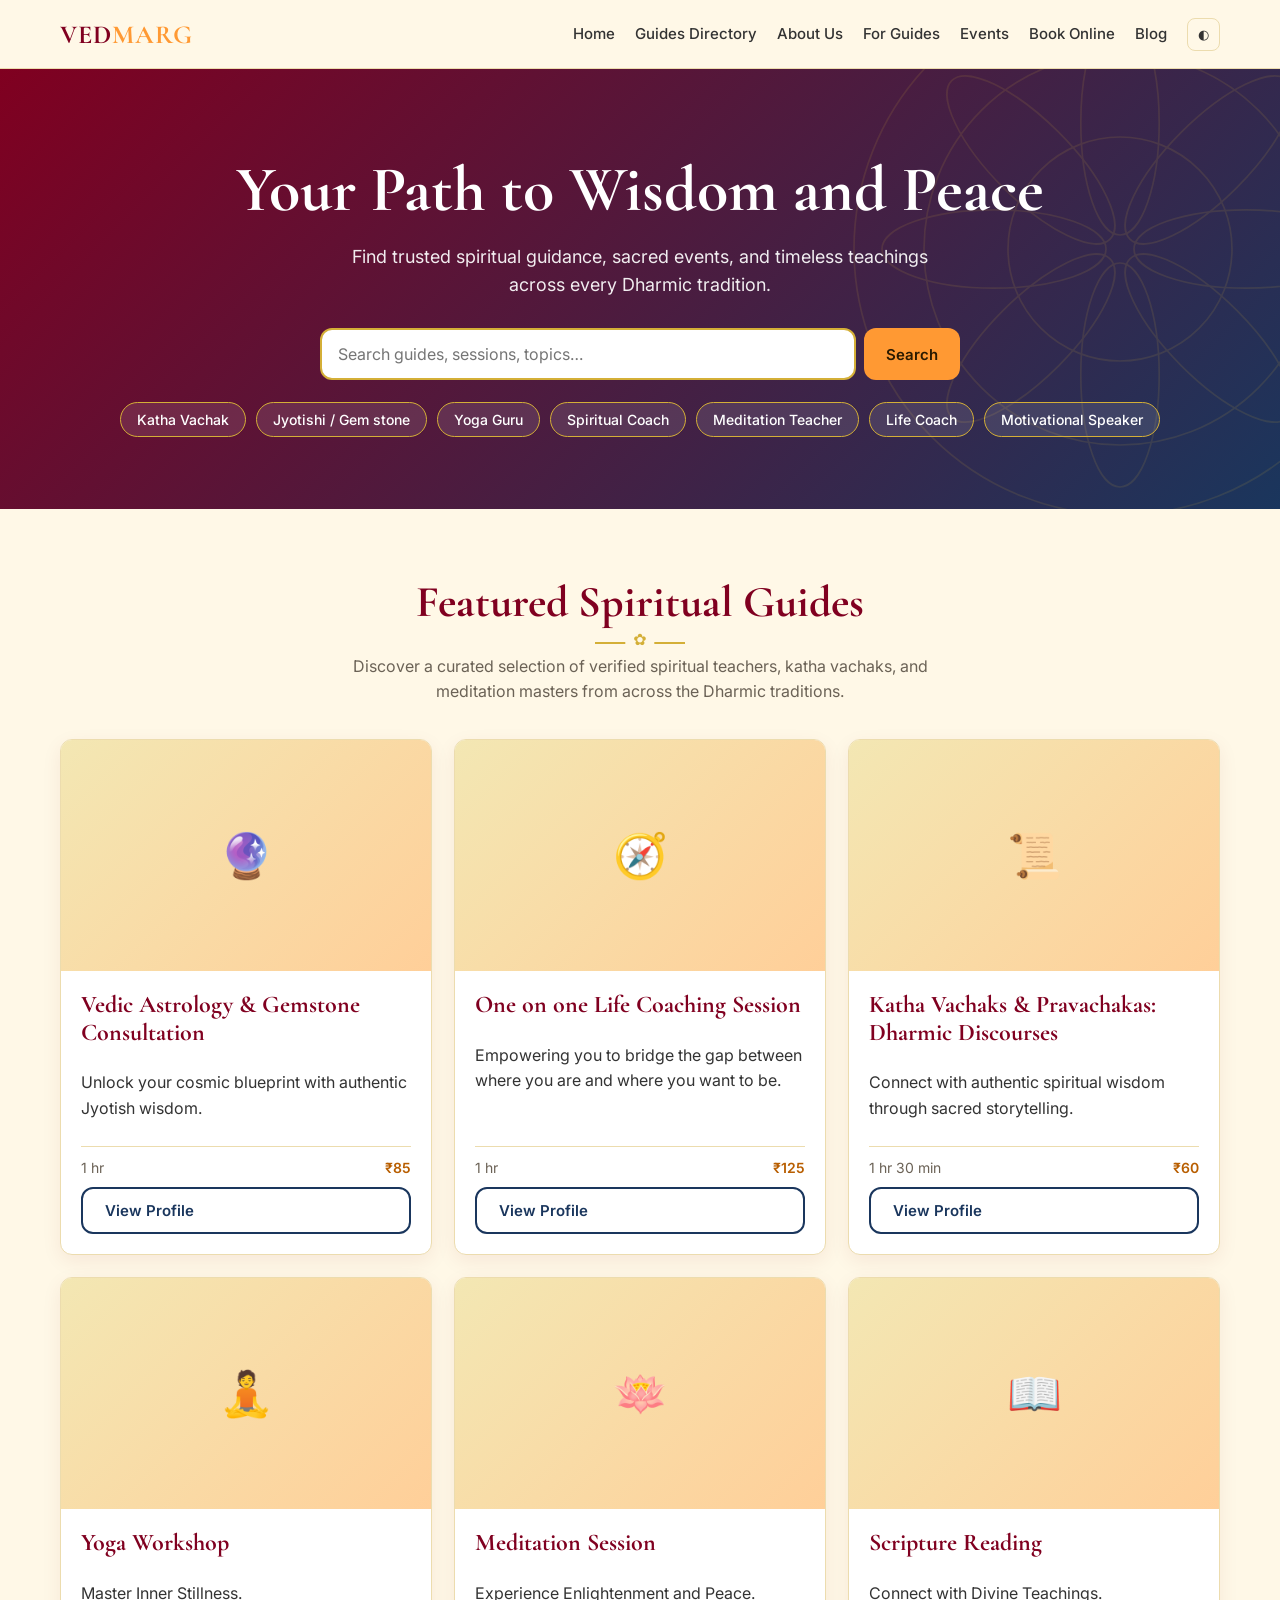
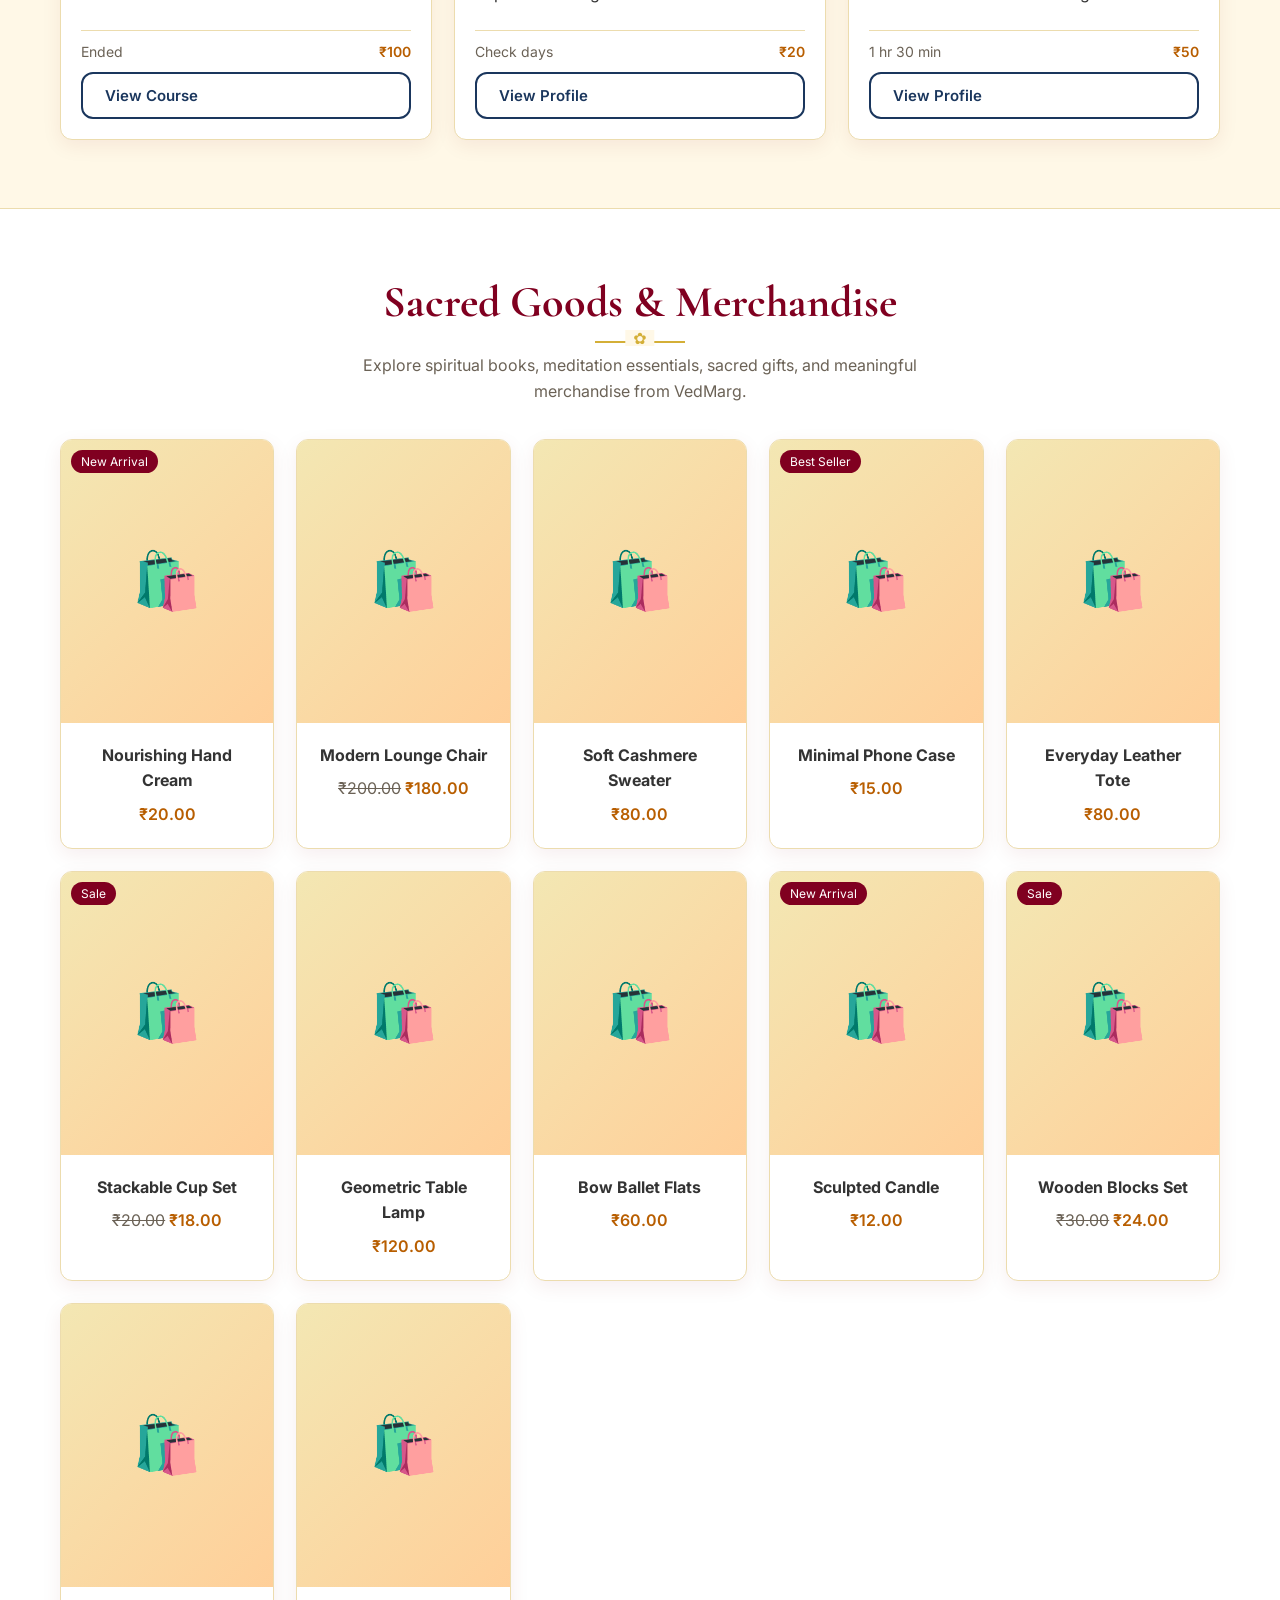
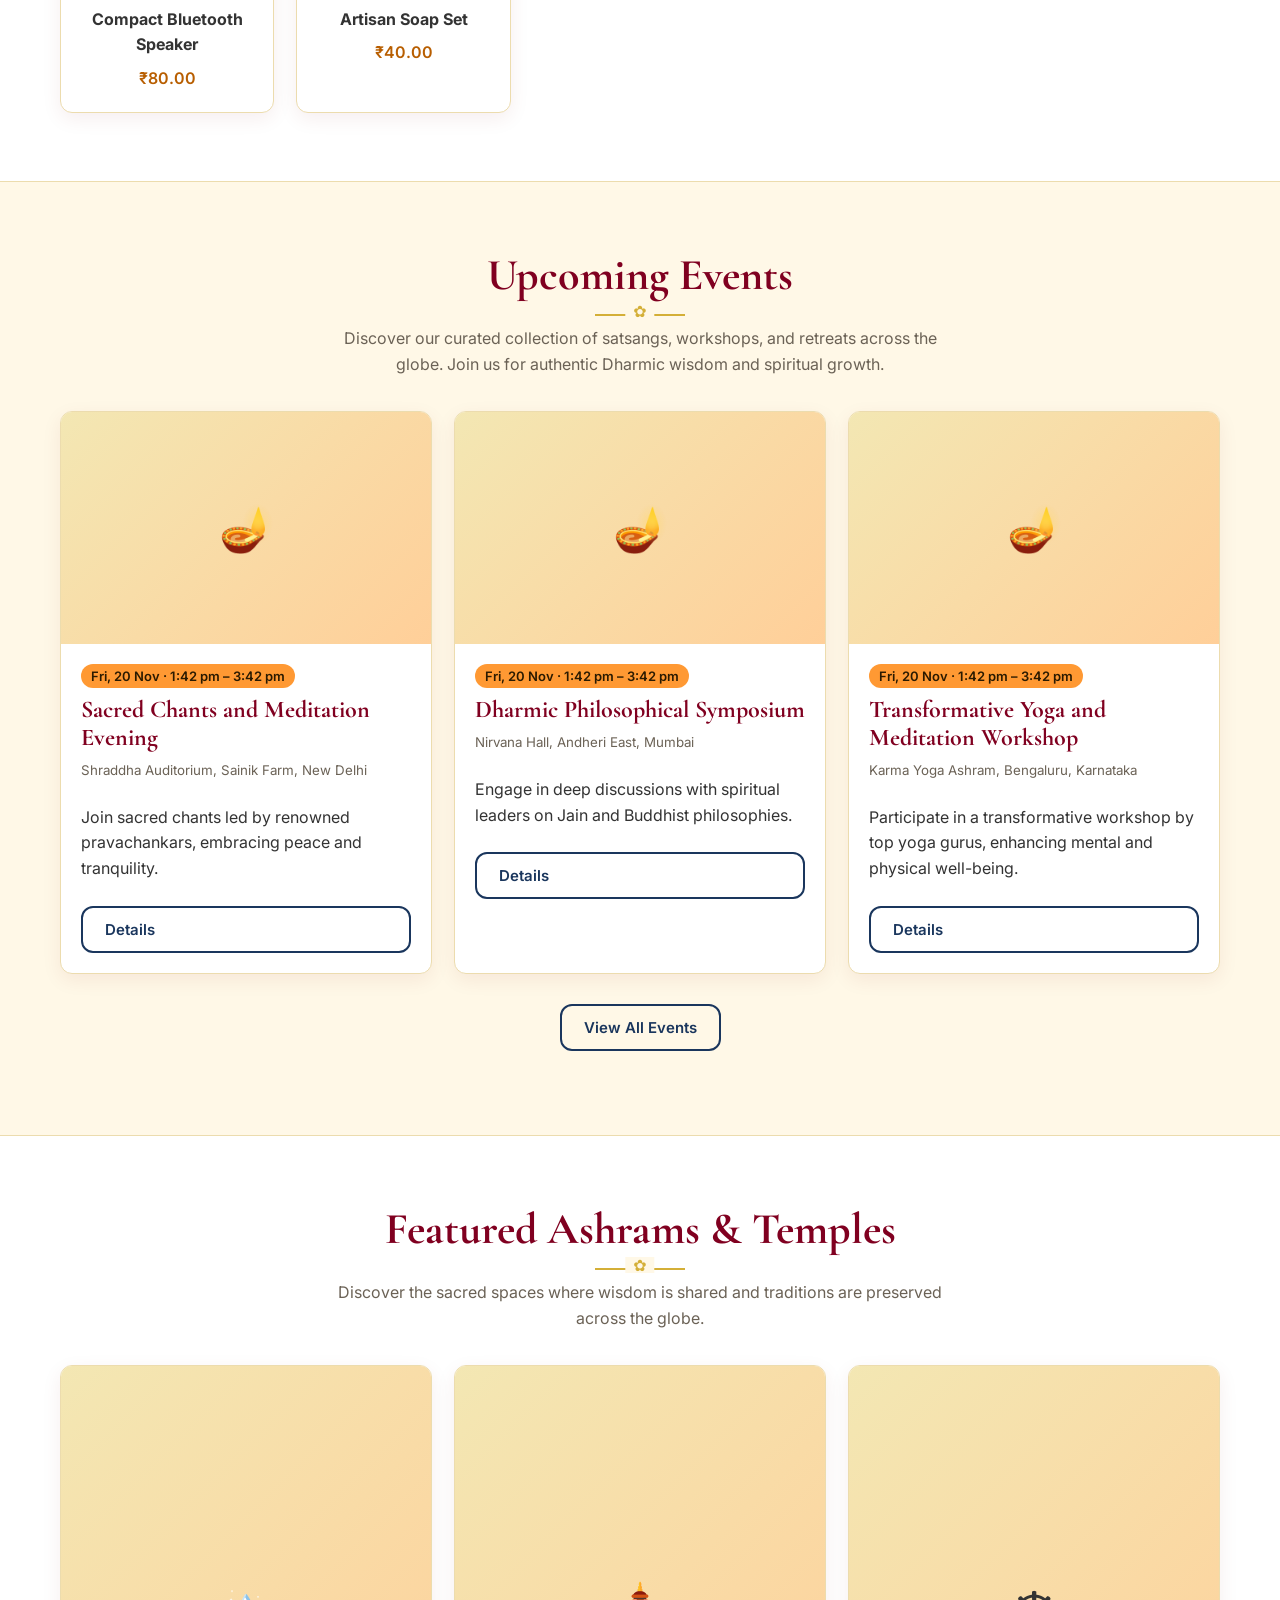
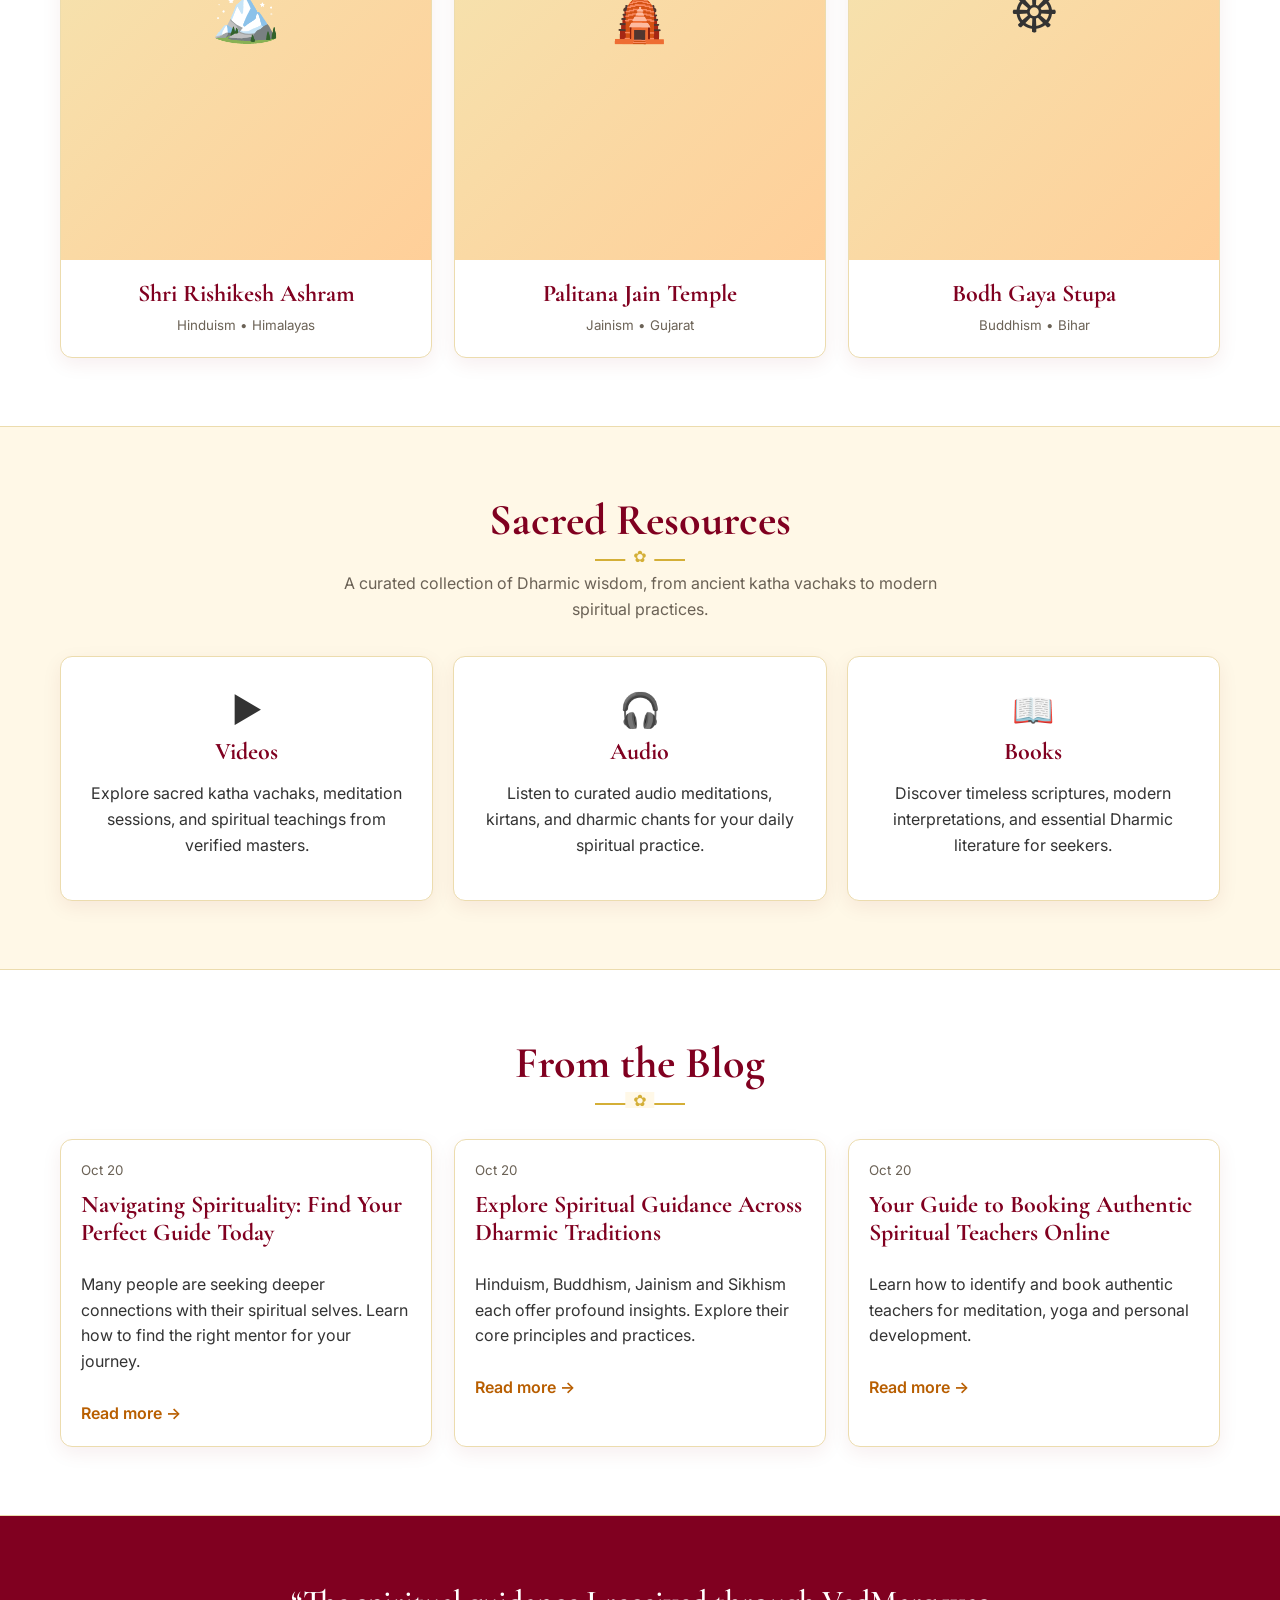
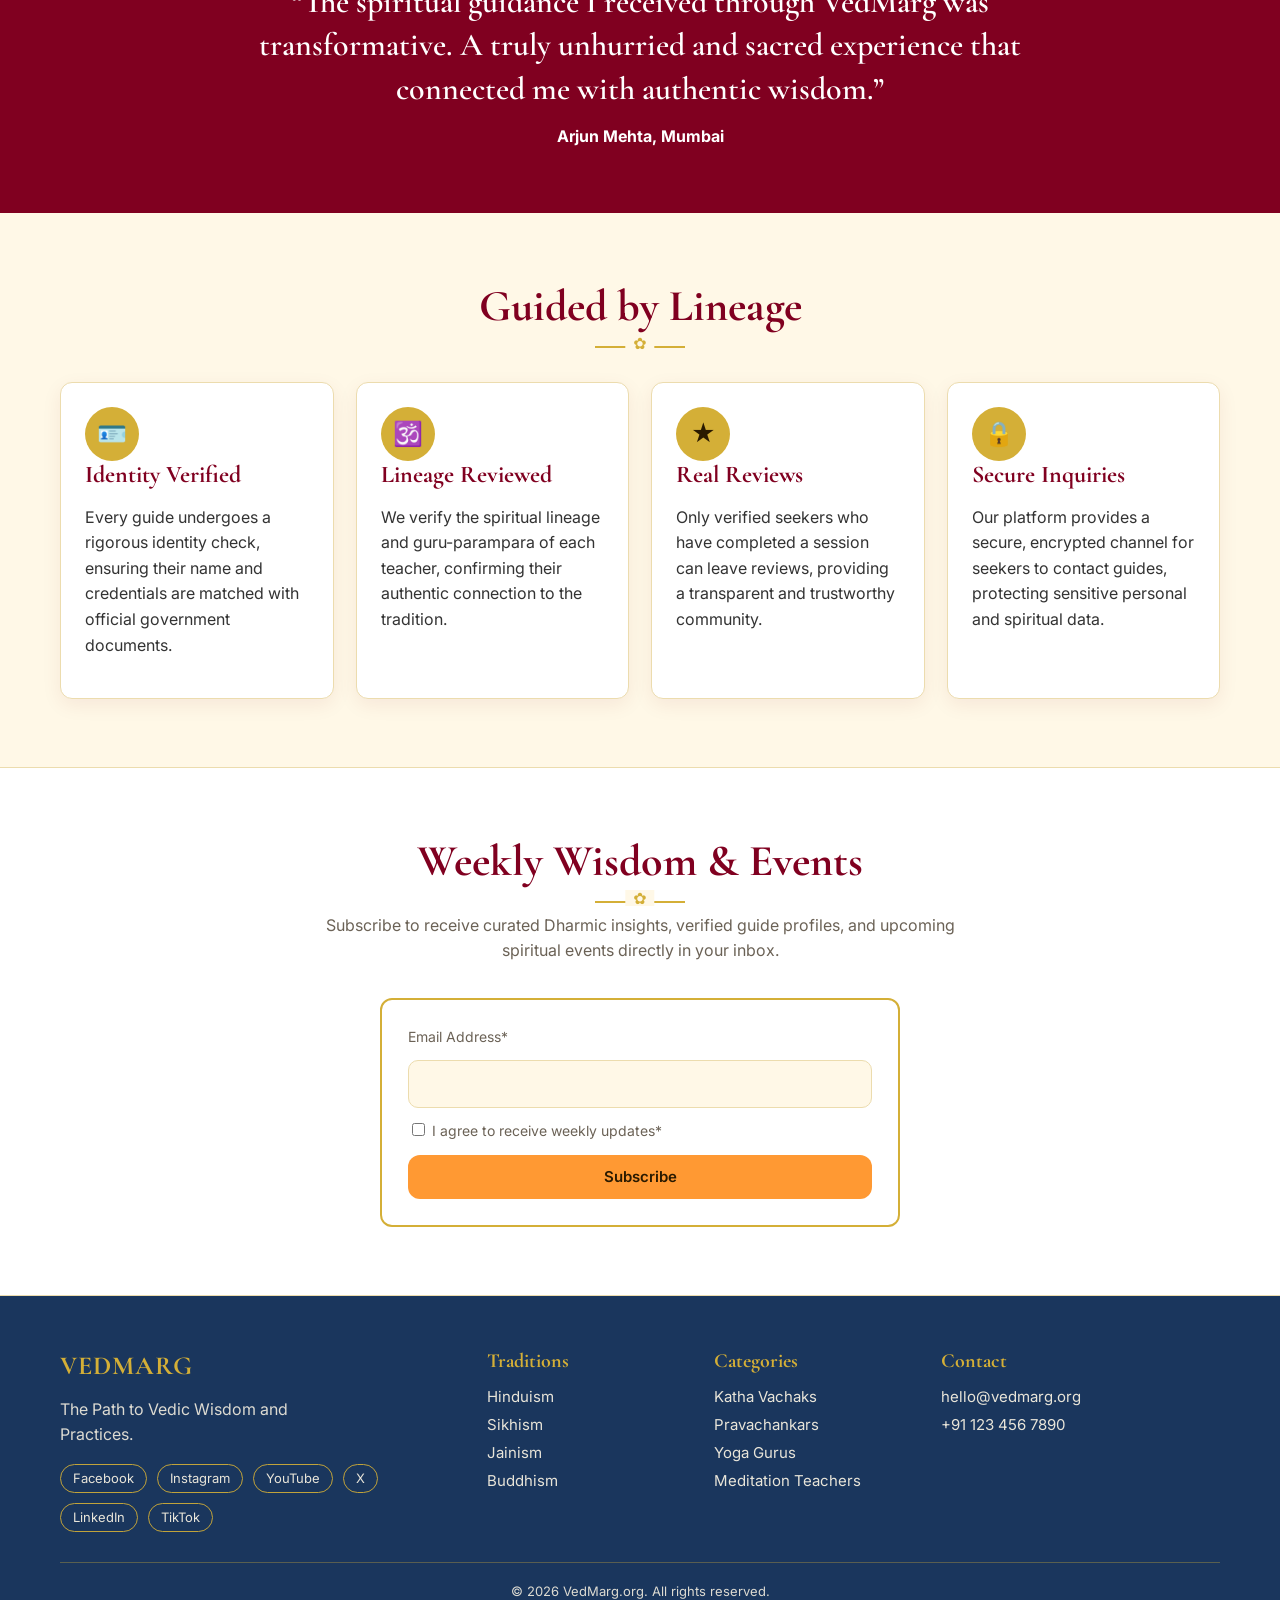
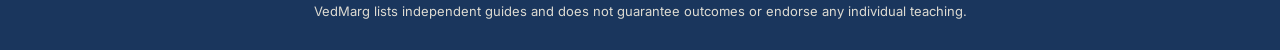
<file: docs/index.html>
<!DOCTYPE html>
<html lang="en">
<head>
<meta charset="utf-8">
<meta name="viewport" content="width=device-width, initial-scale=1, viewport-fit=cover">
<title>Home | VedMarg</title>
<link rel="preconnect" href="https://fonts.googleapis.com">
<link href="https://fonts.googleapis.com/css2?family=Cormorant+Garamond:wght@600;700&family=Inter:wght@400;500;600&display=swap" rel="stylesheet">
<link rel="stylesheet" href="style.css">
</head>
<body>
<header><div class="wrap nav">
<a class="logo" href="#top">VED<span>MARG</span></a>
<button id="menu" aria-label="Menu">☰</button>
<nav id="nav">
<a href="#top">Home</a><a href="#guides">Guides Directory</a><a href="#about">About Us</a><a href="#for-guides">For Guides</a><a href="#events">Events</a><a href="#book">Book Online</a><a href="#blog">Blog</a>
</nav>
<button id="theme" aria-label="Toggle theme">◐</button>
</div></header>

<div id="top" class="hero">
<svg viewBox="0 0 200 200" fill="none" stroke="#D4AF37" stroke-width=".6"><g id="m"><circle cx="100" cy="100" r="95"/><circle cx="100" cy="100" r="70"/><circle cx="100" cy="100" r="40"/><ellipse cx="100" cy="55" rx="14" ry="40"/><ellipse cx="100" cy="55" rx="14" ry="40" transform="rotate(45 100 100)"/><ellipse cx="100" cy="55" rx="14" ry="40" transform="rotate(90 100 100)"/><ellipse cx="100" cy="55" rx="14" ry="40" transform="rotate(135 100 100)"/><ellipse cx="100" cy="55" rx="14" ry="40" transform="rotate(180 100 100)"/><ellipse cx="100" cy="55" rx="14" ry="40" transform="rotate(225 100 100)"/><ellipse cx="100" cy="55" rx="14" ry="40" transform="rotate(270 100 100)"/><ellipse cx="100" cy="55" rx="14" ry="40" transform="rotate(315 100 100)"/></g></svg>
<div class="wrap">
<h1>Your Path to Wisdom and Peace</h1>
<p>Find trusted spiritual guidance, sacred events, and timeless teachings across every Dharmic tradition.</p>
<div class="search"><input id="q" type="search" placeholder="Search guides, sessions, topics…" aria-label="Search"><button class="btn" id="go">Search</button></div>
<div class="chips" id="chips"></div>
</div></div>

<section id="guides"><div class="wrap">
<div class="sec-h"><h2>Featured Spiritual Guides</h2><div class="div"></div><p>Discover a curated selection of verified spiritual teachers, katha vachaks, and meditation masters from across the Dharmic traditions.</p></div>
<div class="grid" id="svc"></div>
<p id="none" style="display:none;text-align:center;color:var(--muted)">No sessions match your search.</p>
</div></section>

<section class="alt sacred" id="shop"><div class="wrap">
<div class="sec-h"><h2>Sacred Goods &amp; Merchandise</h2><div class="div"></div><p>Explore spiritual books, meditation essentials, sacred gifts, and meaningful merchandise from VedMarg.</p></div>
<div class="grid" id="prod" style="grid-template-columns:repeat(auto-fill,minmax(200px,1fr))"></div>
</div></section>

<section id="events"><div class="wrap">
<div class="sec-h"><h2>Upcoming Events</h2><div class="div"></div><p>Discover our curated collection of satsangs, workshops, and retreats across the globe. Join us for authentic Dharmic wisdom and spiritual growth.</p></div>
<div class="grid" id="ev"></div>
<p style="text-align:center;margin-top:30px"><a class="btn o" href="#events">View All Events</a></p>
</div></section>

<section class="alt sacred"><div class="wrap">
<div class="sec-h"><h2>Featured Ashrams &amp; Temples</h2><div class="div"></div><p>Discover the sacred spaces where wisdom is shared and traditions are preserved across the globe.</p></div>
<div class="grid" id="ash"></div>
</div></section>

<section><div class="wrap">
<div class="sec-h"><h2>Sacred Resources</h2><div class="div"></div><p>A curated collection of Dharmic wisdom, from ancient katha vachaks to modern spiritual practices.</p></div>
<div class="res">
<div class="card"><div class="ic">▶️</div><h3>Videos</h3><p>Explore sacred katha vachaks, meditation sessions, and spiritual teachings from verified masters.</p></div>
<div class="card"><div class="ic">🎧</div><h3>Audio</h3><p>Listen to curated audio meditations, kirtans, and dharmic chants for your daily spiritual practice.</p></div>
<div class="card"><div class="ic">📖</div><h3>Books</h3><p>Discover timeless scriptures, modern interpretations, and essential Dharmic literature for seekers.</p></div>
</div></div></section>

<section class="alt" id="blog"><div class="wrap">
<div class="sec-h"><h2>From the Blog</h2><div class="div"></div></div>
<div class="grid post" id="posts"></div>
</div></section>

<div class="quote"><div class="wrap">
<p>“The spiritual guidance I received through VedMarg was transformative. A truly unhurried and sacred experience that connected me with authentic wisdom.”</p>
<strong>Arjun Mehta, Mumbai</strong>
</div></div>

<section id="about"><div class="wrap">
<div class="sec-h"><h2>Guided by Lineage</h2><div class="div"></div></div>
<div class="trust">
<div class="card"><div class="ic">🪪</div><h3>Identity Verified</h3><p>Every guide undergoes a rigorous identity check, ensuring their name and credentials are matched with official government documents.</p></div>
<div class="card"><div class="ic">🕉️</div><h3>Lineage Reviewed</h3><p>We verify the spiritual lineage and guru-parampara of each teacher, confirming their authentic connection to the tradition.</p></div>
<div class="card"><div class="ic">★</div><h3>Real Reviews</h3><p>Only verified seekers who have completed a session can leave reviews, providing a transparent and trustworthy community.</p></div>
<div class="card"><div class="ic">🔒</div><h3>Secure Inquiries</h3><p>Our platform provides a secure, encrypted channel for seekers to contact guides, protecting sensitive personal and spiritual data.</p></div>
</div></div></section>

<section class="alt" id="book"><div class="wrap">
<div class="sec-h" id="for-guides"><h2>Weekly Wisdom &amp; Events</h2><div class="div"></div><p>Subscribe to receive curated Dharmic insights, verified guide profiles, and upcoming spiritual events directly in your inbox.</p></div>
<form class="nl" id="nl">
<label for="em">Email Address*</label>
<input id="em" type="email" required>
<label><input type="checkbox" required> I agree to receive weekly updates*</label>
<button class="btn" type="submit">Subscribe</button>
<div id="ok">Thank you. You’re on the list.</div>
</form>
</div></section>

<footer><div class="wrap">
<div class="fg">
<div><div class="logo" style="color:var(--gold)">VEDMARG</div><p style="opacity:.85;max-width:280px">The Path to Vedic Wisdom and Practices.</p>
<div class="soc"><a href="#top">Facebook</a><a href="#top">Instagram</a><a href="#top">YouTube</a><a href="#top">X</a><a href="#top">LinkedIn</a><a href="#top">TikTok</a></div></div>
<div><h3>Traditions</h3><ul><li>Hinduism</li><li>Sikhism</li><li>Jainism</li><li>Buddhism</li></ul></div>
<div><h3>Categories</h3><ul><li>Katha Vachaks</li><li>Pravachankars</li><li>Yoga Gurus</li><li>Meditation Teachers</li></ul></div>
<div><h3>Contact</h3><a href="mailto:hello@vedmarg.org">hello@vedmarg.org</a><a href="tel:+911234567890">+91 123 456 7890</a></div>
</div>
<div class="copy">© 2026 VedMarg.org. All rights reserved.<br>VedMarg lists independent guides and does not guarantee outcomes or endorse any individual teaching.</div>
</div></footer>

<script src="script.js"></script>
</body>
</html>
</file>
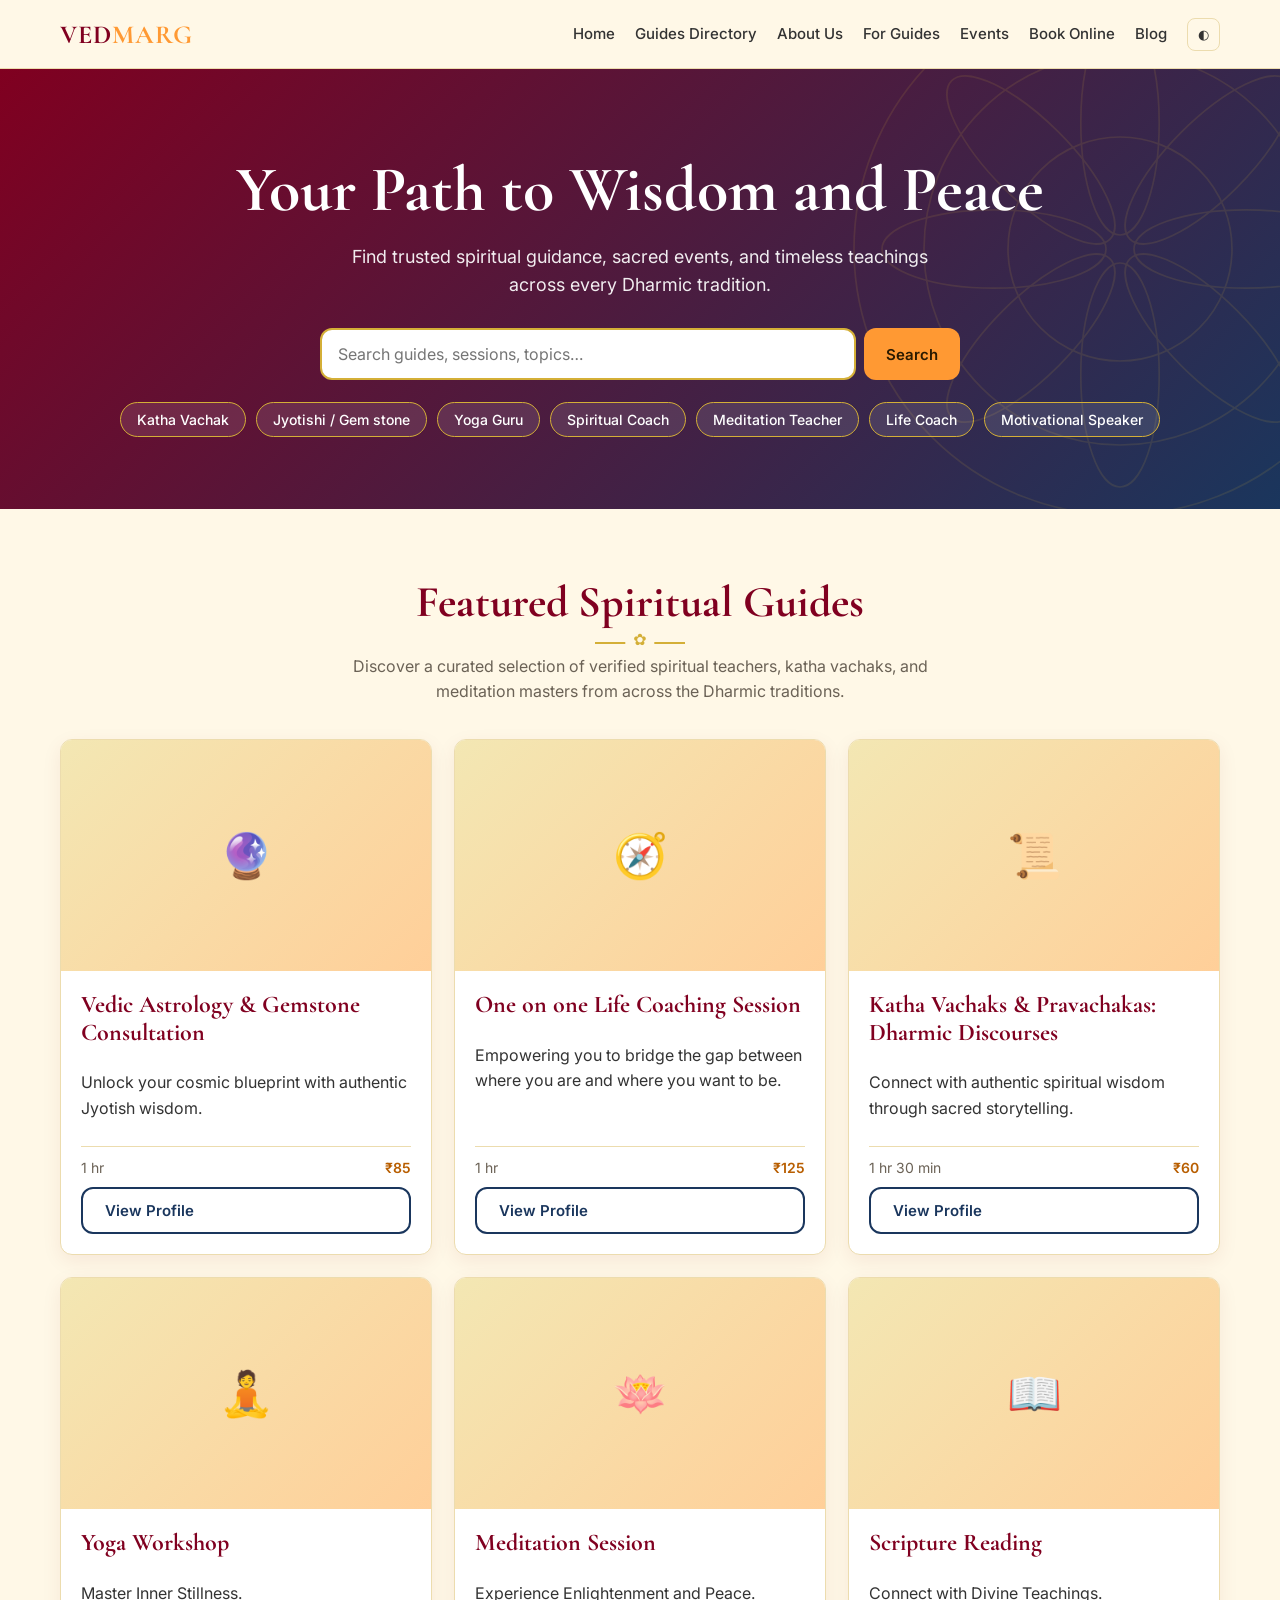
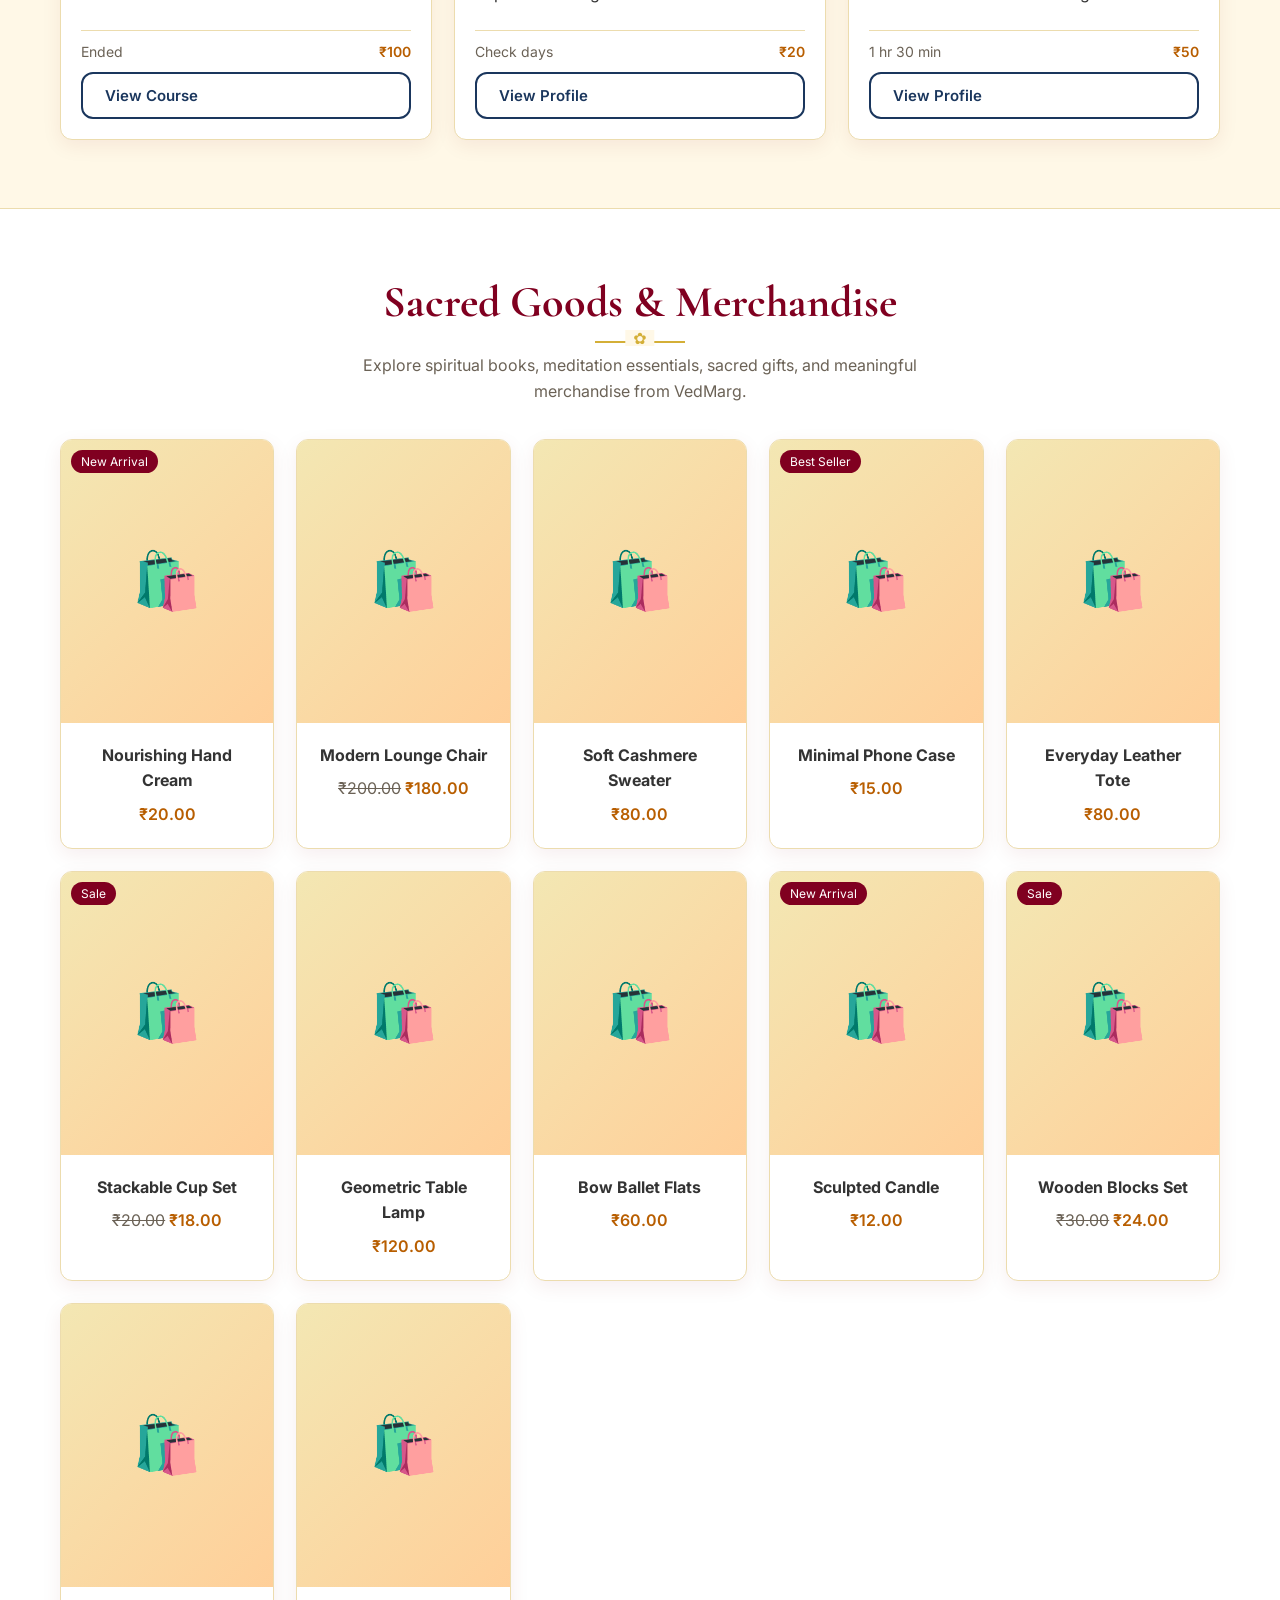
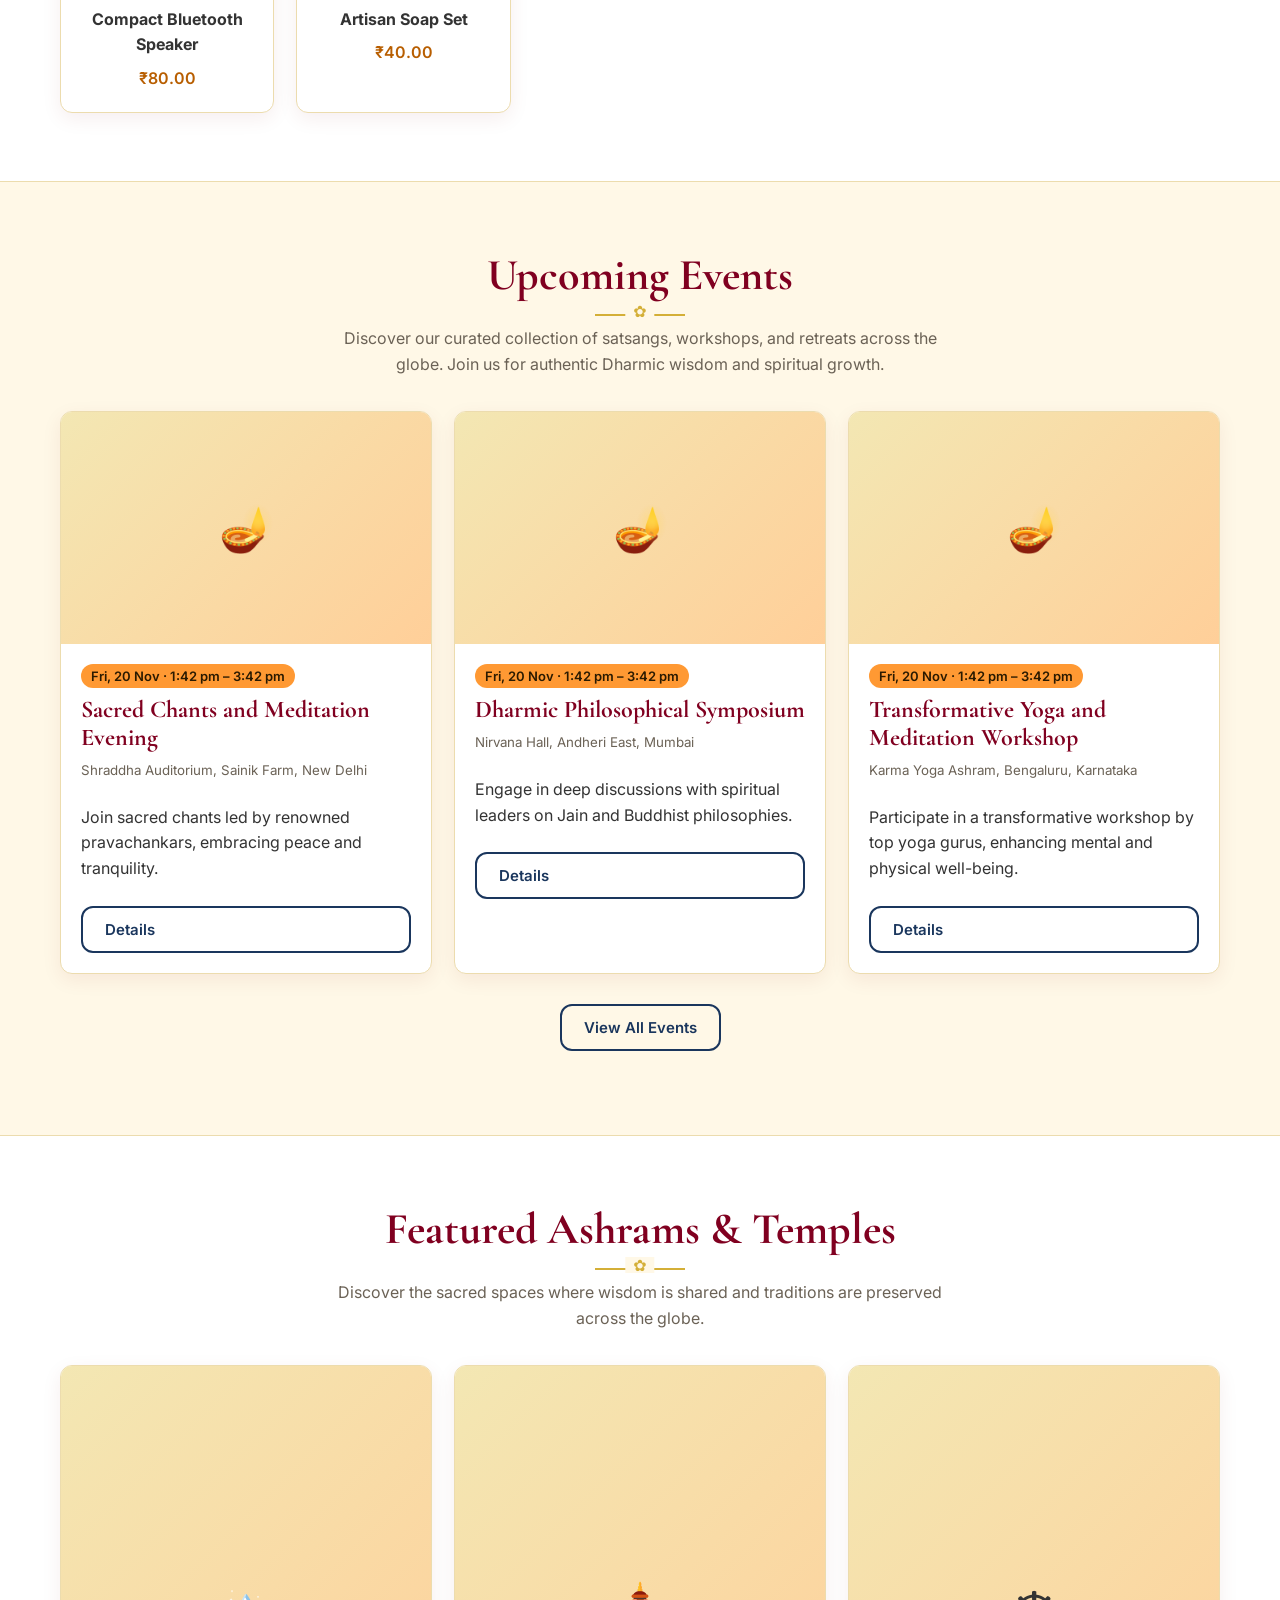
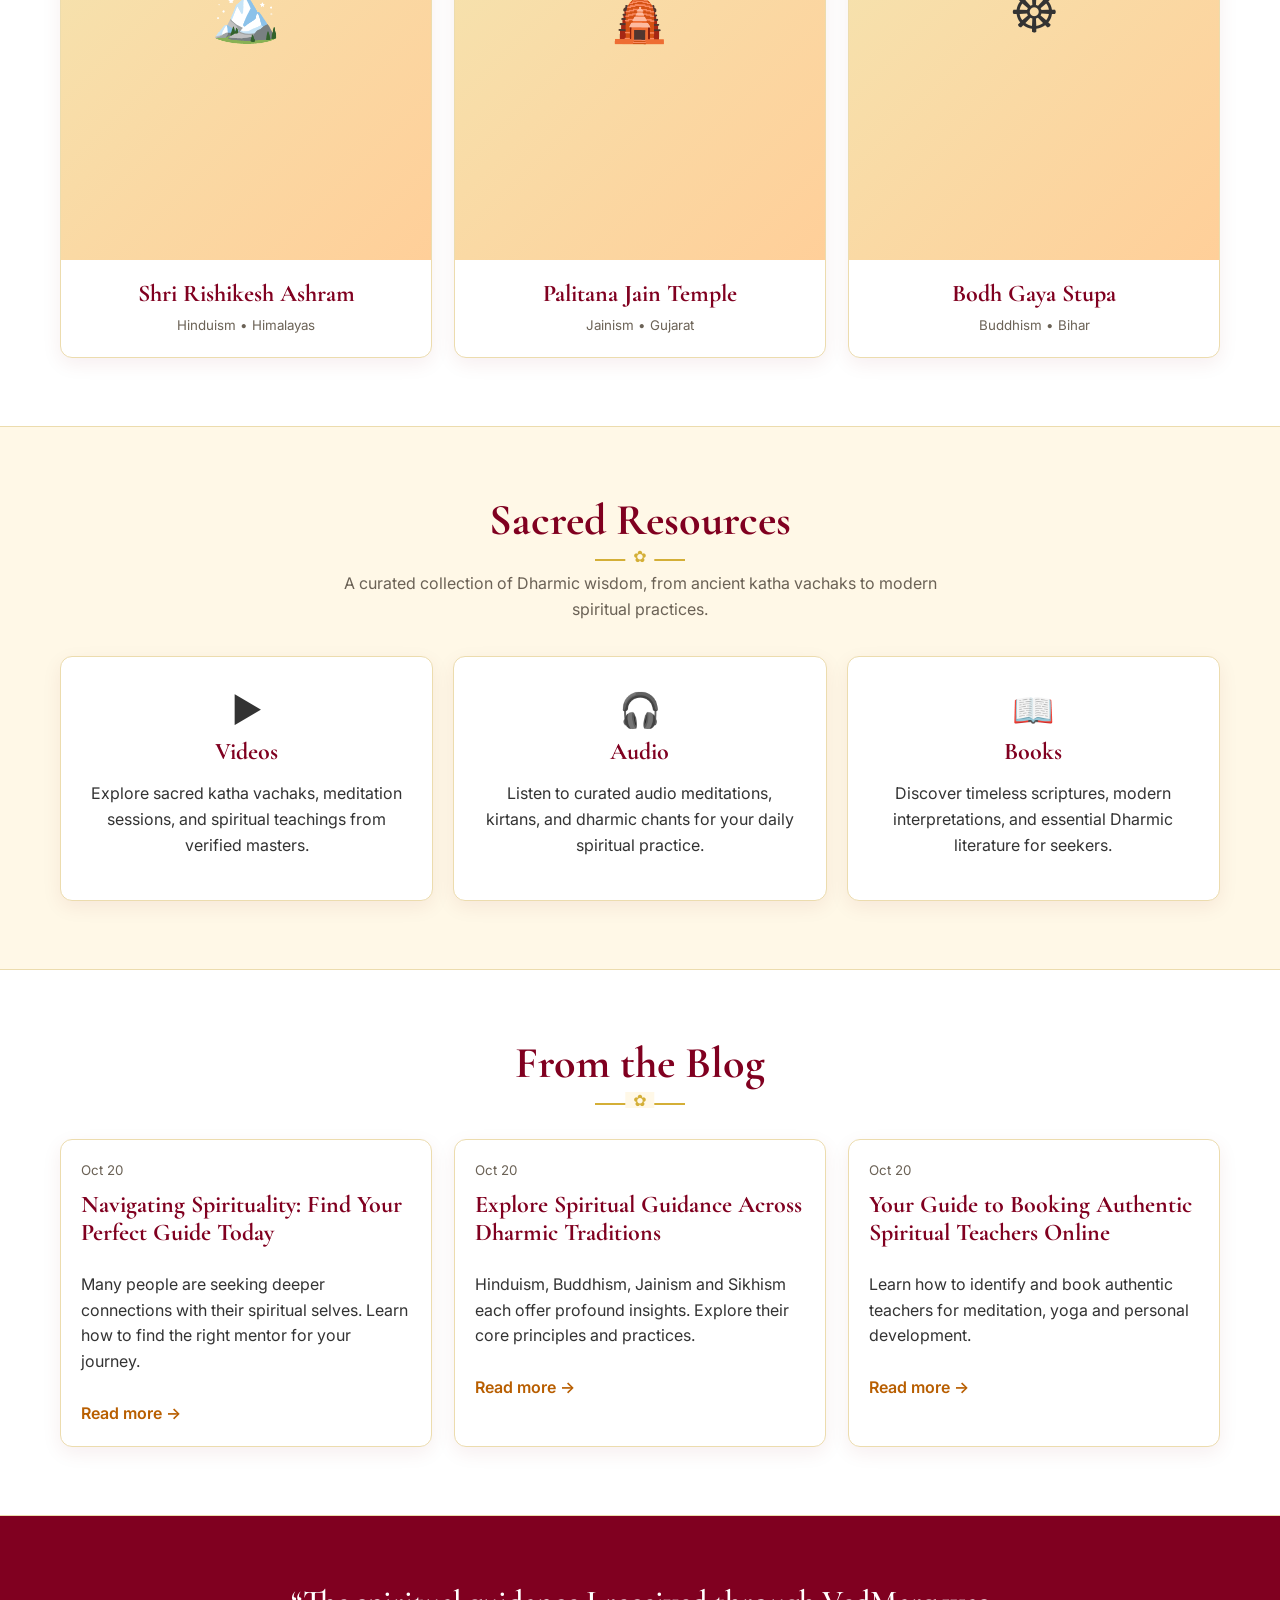
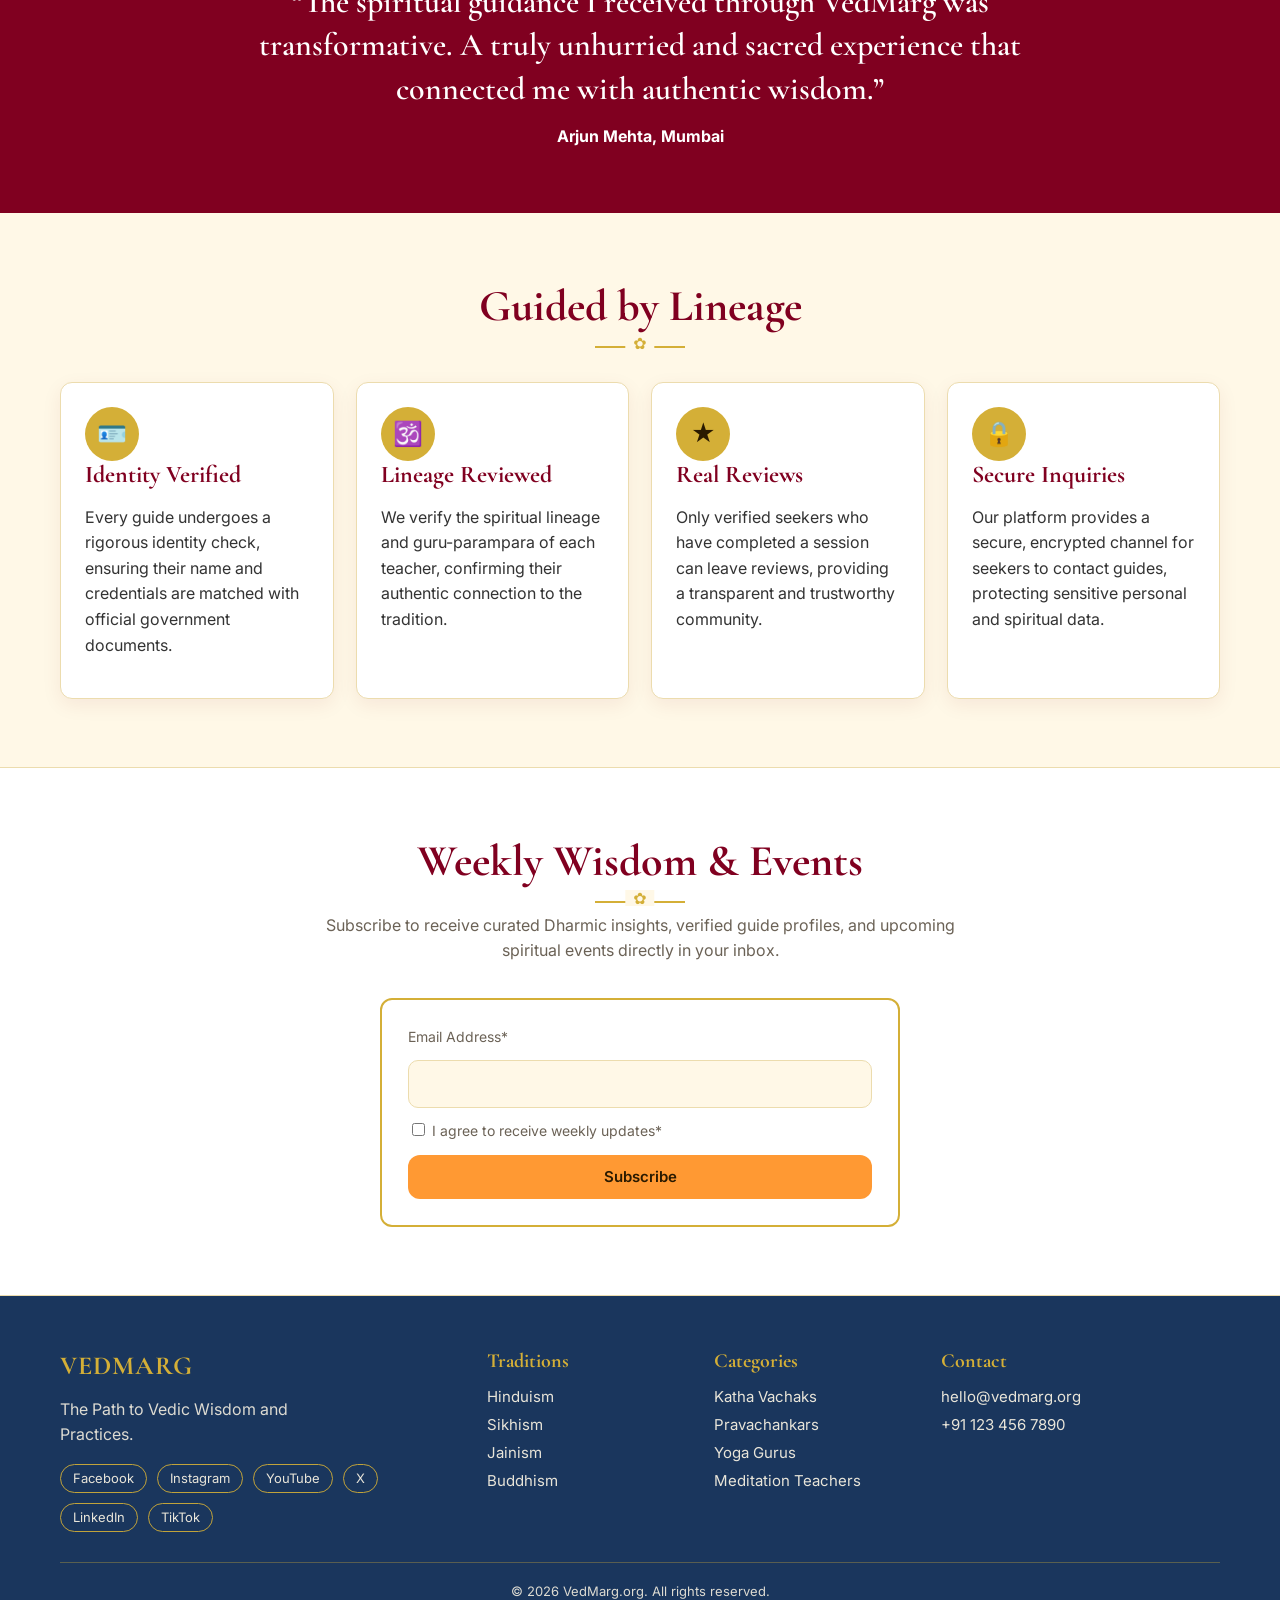
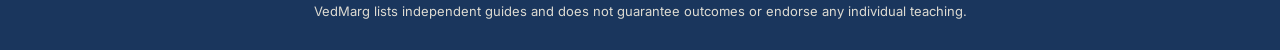
<file: docs/index.html.html>
<!DOCTYPE html>
<html lang="en">
<head>
<meta charset="utf-8">
<meta name="viewport" content="width=device-width, initial-scale=1, viewport-fit=cover">
<title>Home | VedMarg</title>
<link rel="preconnect" href="https://fonts.googleapis.com">
<link href="https://fonts.googleapis.com/css2?family=Cormorant+Garamond:wght@600;700&family=Inter:wght@400;500;600&display=swap" rel="stylesheet">
<style>
:root{--saffron:#FF9933;--saffron-d:#B85E00;--gold:#D4AF37;--maroon:#800020;--blue:#1A365D;--bg:#FFF8E7;--card:#FFFFFF;--text:#333333;--muted:#6b6256;--line:#ecdcae;--hero-a:#800020;--hero-b:#1A365D;--foot:#1A365D;--foot-t:#FFF8E7;--head:#800020;--on-sat:#2a1a00;
box-sizing:border-box;padding-top:env(safe-area-inset-top,0px);padding-bottom:env(safe-area-inset-bottom,0px)}
@media (prefers-color-scheme:dark){:root:not([data-theme="light"]){--bg:#17120d;--card:#231c14;--text:#f1e8d6;--muted:#b9ad95;--line:#4a3d22;--head:#f0c96a;--foot:#0e0b07;--foot-t:#f1e8d6;--saffron-d:#ffb35c}}
:root[data-theme="dark"]{--bg:#17120d;--card:#231c14;--text:#f1e8d6;--muted:#b9ad95;--line:#4a3d22;--head:#f0c96a;--foot:#0e0b07;--foot-t:#f1e8d6;--saffron-d:#ffb35c}
html{scroll-behavior:smooth;scroll-padding-top:calc(72px + env(safe-area-inset-top,0px))}
*{box-sizing:border-box}
body{margin:0;background:var(--bg);color:var(--text);font:400 16px/1.6 Inter,system-ui,sans-serif}
body::before{content:"";position:fixed;inset:0 0 auto;height:env(safe-area-inset-top,0px);background:var(--bg);z-index:60}
h1,h2,h3{font-family:'Cormorant Garamond',Georgia,serif;color:var(--head);line-height:1.15;margin:0}
a{color:inherit;text-decoration:none}
.wrap{max-width:1200px;margin:0 auto;padding:0 20px}
header{position:sticky;top:env(safe-area-inset-top,0px);z-index:50;background:var(--bg);border-bottom:1px solid var(--line)}
.nav{display:flex;align-items:center;gap:20px;height:68px}
.logo{font:700 26px 'Cormorant Garamond',serif;color:var(--head);letter-spacing:.04em}
.logo span{color:var(--saffron)}
nav{display:flex;gap:20px;margin-left:auto;font-size:15px;font-weight:500}
nav a:hover{color:var(--saffron-d)}
.btn{display:inline-block;border:0;cursor:pointer;font:600 15px Inter,sans-serif;padding:12px 22px;border-radius:12px;background:var(--saffron);color:var(--on-sat);min-height:44px}
.btn:hover{filter:brightness(1.07)}
.btn.o{background:transparent;border:2px solid var(--blue);color:var(--blue)}
:root[data-theme="dark"] .btn.o{border-color:var(--gold);color:var(--gold)}
@media (prefers-color-scheme:dark){:root:not([data-theme="light"]) .btn.o{border-color:var(--gold);color:var(--gold)}}
#menu{display:none;margin-left:auto;background:none;border:1px solid var(--line);border-radius:8px;padding:8px 12px;color:var(--text);font-size:18px}
@media(max-width:860px){#menu{display:block}nav{display:none;position:absolute;top:68px;left:0;right:0;flex-direction:column;background:var(--bg);padding:16px 20px;border-bottom:1px solid var(--line);margin:0}nav.open{display:flex}}
.hero{background:linear-gradient(135deg,var(--hero-a),var(--hero-b));color:#fff;position:relative;overflow:hidden;padding:84px 0 72px;text-align:center}
.hero svg{position:absolute;right:-120px;top:-100px;width:560px;opacity:.12}
.hero h1{color:#fff;font-size:clamp(36px,6vw,64px);position:relative}
.hero p{max-width:620px;margin:16px auto 28px;font-size:18px;opacity:.92;position:relative}
.search{display:flex;gap:8px;max-width:640px;margin:0 auto;position:relative}
.search input{flex:1;min-width:0;padding:14px 16px;border-radius:12px;border:2px solid var(--gold);font:16px Inter,sans-serif;background:#fff;color:#333}
.chips{display:flex;flex-wrap:wrap;justify-content:center;gap:10px;margin-top:22px;position:relative}
.chip{border:1px solid var(--gold);background:rgba(255,255,255,.1);color:#fff;border-radius:999px;padding:8px 16px;font:500 14px Inter,sans-serif;cursor:pointer}
.chip:hover,.chip.on{background:var(--gold);color:#2a1a00}
section{padding:68px 0}
.sec-h{text-align:center;margin-bottom:34px}
.sec-h h2{font-size:clamp(30px,4vw,44px)}
.sec-h p{color:var(--muted);max-width:640px;margin:10px auto 0}
.div{width:90px;height:2px;background:var(--gold);margin:14px auto 0;position:relative}
.div::after{content:"✿";position:absolute;left:50%;top:-11px;transform:translateX(-50%);background:var(--bg);padding:0 8px;color:var(--gold);font-size:16px;line-height:1}
.grid{display:grid;gap:22px;grid-template-columns:repeat(auto-fill,minmax(280px,1fr))}
.card{background:var(--card);border:1px solid var(--line);border-radius:12px;overflow:hidden;box-shadow:0 6px 20px rgba(128,0,32,.07);display:flex;flex-direction:column;transition:transform .25s}
.card:hover{transform:translateY(-4px)}
.card .b{padding:20px;display:flex;flex-direction:column;gap:8px;flex:1}
.card h3{font-size:24px}
.meta{display:flex;justify-content:space-between;font-size:14px;color:var(--muted);border-top:1px solid var(--line);padding-top:10px;margin-top:auto}
.price{font-weight:600;color:var(--saffron-d)}
.ph{aspect-ratio:16/10;display:grid;place-items:center;font-size:44px;background:linear-gradient(135deg,#f3e7b3,#ffcf99)}
:root[data-theme="dark"] .ph{background:linear-gradient(135deg,#3a2c12,#5a3410)}
@media (prefers-color-scheme:dark){:root:not([data-theme="light"]) .ph{background:linear-gradient(135deg,#3a2c12,#5a3410)}}
.tag{position:absolute;top:10px;left:10px;background:var(--maroon);color:#fff;font-size:12px;padding:2px 10px;border-radius:999px}
.pw{position:relative}
.date{background:var(--saffron);color:var(--on-sat);font-weight:600;font-size:13px;padding:2px 10px;border-radius:999px;align-self:flex-start}
.alt{background:var(--card);border-block:1px solid var(--line)}
.sacred .ph{aspect-ratio:3/4;font-size:56px}
.sacred .card{text-align:center}
.res{display:grid;gap:20px;grid-template-columns:repeat(auto-fit,minmax(220px,1fr))}
.res .card{padding:26px;text-align:center}
.res .ic{font-size:34px}
.quote{background:var(--maroon);color:#fff;text-align:center;padding:64px 0}
.quote p{font:600 clamp(22px,3vw,32px)/1.35 'Cormorant Garamond',serif;max-width:800px;margin:0 auto 14px}
.trust{display:grid;gap:22px;grid-template-columns:repeat(auto-fit,minmax(230px,1fr))}
.trust .card{padding:24px}
.trust .ic{width:54px;height:54px;border-radius:50%;display:grid;place-items:center;background:var(--gold);color:#2a1a00;font-size:24px}
.post .b{gap:10px}.post small{color:var(--muted)}
form.nl{max-width:520px;margin:0 auto;display:grid;gap:12px;background:var(--card);border:2px solid var(--gold);border-radius:12px;padding:26px}
form.nl input[type=email]{padding:13px;border:1px solid var(--line);border-radius:10px;font:16px Inter,sans-serif;background:var(--bg);color:var(--text)}
form.nl label{font-size:14px;color:var(--muted)}
#ok{display:none;text-align:center;color:var(--head);font-weight:600}
footer{background:var(--foot);color:var(--foot-t);padding:54px 0 28px}
.fg{display:grid;gap:28px;grid-template-columns:2fr 1fr 1fr 1.4fr}
@media(max-width:760px){.fg{grid-template-columns:1fr 1fr}}
footer h3{color:var(--gold);font-size:20px;margin-bottom:10px}
footer a,footer li{display:block;opacity:.9;font-size:15px;padding:2px 0}
footer ul{list-style:none;margin:0;padding:0}
.soc{display:flex;gap:10px;flex-wrap:wrap;margin-top:12px}
.soc a{border:1px solid var(--gold);border-radius:999px;padding:3px 12px;font-size:13px}
.copy{border-top:1px solid rgba(212,175,55,.4);margin-top:30px;padding-top:18px;font-size:13px;opacity:.85;text-align:center}
#theme{background:none;border:1px solid var(--line);border-radius:8px;padding:8px 10px;cursor:pointer;color:var(--text)}
@media(prefers-reduced-motion:reduce){*{transition:none!important;scroll-behavior:auto!important}}
</style>
</head>
<body>
<header><div class="wrap nav">
<a class="logo" href="#top">VED<span>MARG</span></a>
<button id="menu" aria-label="Menu">☰</button>
<nav id="nav">
<a href="#top">Home</a><a href="#guides">Guides Directory</a><a href="#about">About Us</a><a href="#for-guides">For Guides</a><a href="#events">Events</a><a href="#book">Book Online</a><a href="#blog">Blog</a>
</nav>
<button id="theme" aria-label="Toggle theme">◐</button>
</div></header>

<div id="top" class="hero">
<svg viewBox="0 0 200 200" fill="none" stroke="#D4AF37" stroke-width=".6"><g id="m"><circle cx="100" cy="100" r="95"/><circle cx="100" cy="100" r="70"/><circle cx="100" cy="100" r="40"/><ellipse cx="100" cy="55" rx="14" ry="40"/><ellipse cx="100" cy="55" rx="14" ry="40" transform="rotate(45 100 100)"/><ellipse cx="100" cy="55" rx="14" ry="40" transform="rotate(90 100 100)"/><ellipse cx="100" cy="55" rx="14" ry="40" transform="rotate(135 100 100)"/><ellipse cx="100" cy="55" rx="14" ry="40" transform="rotate(180 100 100)"/><ellipse cx="100" cy="55" rx="14" ry="40" transform="rotate(225 100 100)"/><ellipse cx="100" cy="55" rx="14" ry="40" transform="rotate(270 100 100)"/><ellipse cx="100" cy="55" rx="14" ry="40" transform="rotate(315 100 100)"/></g></svg>
<div class="wrap">
<h1>Your Path to Wisdom and Peace</h1>
<p>Find trusted spiritual guidance, sacred events, and timeless teachings across every Dharmic tradition.</p>
<div class="search"><input id="q" type="search" placeholder="Search guides, sessions, topics…" aria-label="Search"><button class="btn" id="go">Search</button></div>
<div class="chips" id="chips"></div>
</div></div>

<section id="guides"><div class="wrap">
<div class="sec-h"><h2>Featured Spiritual Guides</h2><div class="div"></div><p>Discover a curated selection of verified spiritual teachers, katha vachaks, and meditation masters from across the Dharmic traditions.</p></div>
<div class="grid" id="svc"></div>
<p id="none" style="display:none;text-align:center;color:var(--muted)">No sessions match your search.</p>
</div></section>

<section class="alt sacred" id="shop"><div class="wrap">
<div class="sec-h"><h2>Sacred Goods &amp; Merchandise</h2><div class="div"></div><p>Explore spiritual books, meditation essentials, sacred gifts, and meaningful merchandise from VedMarg.</p></div>
<div class="grid" id="prod" style="grid-template-columns:repeat(auto-fill,minmax(200px,1fr))"></div>
</div></section>

<section id="events"><div class="wrap">
<div class="sec-h"><h2>Upcoming Events</h2><div class="div"></div><p>Discover our curated collection of satsangs, workshops, and retreats across the globe. Join us for authentic Dharmic wisdom and spiritual growth.</p></div>
<div class="grid" id="ev"></div>
<p style="text-align:center;margin-top:30px"><a class="btn o" href="#events">View All Events</a></p>
</div></section>

<section class="alt sacred"><div class="wrap">
<div class="sec-h"><h2>Featured Ashrams &amp; Temples</h2><div class="div"></div><p>Discover the sacred spaces where wisdom is shared and traditions are preserved across the globe.</p></div>
<div class="grid" id="ash"></div>
</div></section>

<section><div class="wrap">
<div class="sec-h"><h2>Sacred Resources</h2><div class="div"></div><p>A curated collection of Dharmic wisdom, from ancient katha vachaks to modern spiritual practices.</p></div>
<div class="res">
<div class="card"><div class="ic">▶️</div><h3>Videos</h3><p>Explore sacred katha vachaks, meditation sessions, and spiritual teachings from verified masters.</p></div>
<div class="card"><div class="ic">🎧</div><h3>Audio</h3><p>Listen to curated audio meditations, kirtans, and dharmic chants for your daily spiritual practice.</p></div>
<div class="card"><div class="ic">📖</div><h3>Books</h3><p>Discover timeless scriptures, modern interpretations, and essential Dharmic literature for seekers.</p></div>
</div></div></section>

<section class="alt" id="blog"><div class="wrap">
<div class="sec-h"><h2>From the Blog</h2><div class="div"></div></div>
<div class="grid post" id="posts"></div>
</div></section>

<div class="quote"><div class="wrap">
<p>“The spiritual guidance I received through VedMarg was transformative. A truly unhurried and sacred experience that connected me with authentic wisdom.”</p>
<strong>Arjun Mehta, Mumbai</strong>
</div></div>

<section id="about"><div class="wrap">
<div class="sec-h"><h2>Guided by Lineage</h2><div class="div"></div></div>
<div class="trust">
<div class="card"><div class="ic">🪪</div><h3>Identity Verified</h3><p>Every guide undergoes a rigorous identity check, ensuring their name and credentials are matched with official government documents.</p></div>
<div class="card"><div class="ic">🕉️</div><h3>Lineage Reviewed</h3><p>We verify the spiritual lineage and guru-parampara of each teacher, confirming their authentic connection to the tradition.</p></div>
<div class="card"><div class="ic">★</div><h3>Real Reviews</h3><p>Only verified seekers who have completed a session can leave reviews, providing a transparent and trustworthy community.</p></div>
<div class="card"><div class="ic">🔒</div><h3>Secure Inquiries</h3><p>Our platform provides a secure, encrypted channel for seekers to contact guides, protecting sensitive personal and spiritual data.</p></div>
</div></div></section>

<section class="alt" id="book"><div class="wrap">
<div class="sec-h" id="for-guides"><h2>Weekly Wisdom &amp; Events</h2><div class="div"></div><p>Subscribe to receive curated Dharmic insights, verified guide profiles, and upcoming spiritual events directly in your inbox.</p></div>
<form class="nl" id="nl">
<label for="em">Email Address*</label>
<input id="em" type="email" required>
<label><input type="checkbox" required> I agree to receive weekly updates*</label>
<button class="btn" type="submit">Subscribe</button>
<div id="ok">Thank you. You’re on the list.</div>
</form>
</div></section>

<footer><div class="wrap">
<div class="fg">
<div><div class="logo" style="color:var(--gold)">VEDMARG</div><p style="opacity:.85;max-width:280px">The Path to Vedic Wisdom and Practices.</p>
<div class="soc"><a href="#top">Facebook</a><a href="#top">Instagram</a><a href="#top">YouTube</a><a href="#top">X</a><a href="#top">LinkedIn</a><a href="#top">TikTok</a></div></div>
<div><h3>Traditions</h3><ul><li>Hinduism</li><li>Sikhism</li><li>Jainism</li><li>Buddhism</li></ul></div>
<div><h3>Categories</h3><ul><li>Katha Vachaks</li><li>Pravachankars</li><li>Yoga Gurus</li><li>Meditation Teachers</li></ul></div>
<div><h3>Contact</h3><a href="mailto:hello@vedmarg.org">hello@vedmarg.org</a><a href="tel:+911234567890">+91 123 456 7890</a></div>
</div>
<div class="copy">© 2026 VedMarg.org. All rights reserved.<br>VedMarg lists independent guides and does not guarantee outcomes or endorse any individual teaching.</div>
</div></footer>

<script>
var S=[["🔮","Vedic Astrology & Gemstone Consultation","Unlock your cosmic blueprint with authentic Jyotish wisdom.","1 hr",85],["🧭","One on one Life Coaching Session","Empowering you to bridge the gap between where you are and where you want to be.","1 hr",125],["📜","Katha Vachaks & Pravachakas: Dharmic Discourses","Connect with authentic spiritual wisdom through sacred storytelling.","1 hr 30 min",60],["🧘","Yoga Workshop","Master Inner Stillness.","Ended",100],["🪷","Meditation Session","Experience Enlightenment and Peace.","Check days",20],["📖","Scripture Reading","Connect with Divine Teachings.","1 hr 30 min",50]];
var P=[["Nourishing Hand Cream",20,0,"New Arrival"],["Modern Lounge Chair",180,200,""],["Soft Cashmere Sweater",80,0,""],["Minimal Phone Case",15,0,"Best Seller"],["Everyday Leather Tote",80,0,""],["Stackable Cup Set",18,20,"Sale"],["Geometric Table Lamp",120,0,""],["Bow Ballet Flats",60,0,""],["Sculpted Candle",12,0,"New Arrival"],["Wooden Blocks Set",24,30,"Sale"],["Compact Bluetooth Speaker",80,0,""],["Artisan Soap Set",40,0,""]];
var E=[["Sacred Chants and Meditation Evening","Shraddha Auditorium, Sainik Farm, New Delhi","Join sacred chants led by renowned pravachankars, embracing peace and tranquility."],["Dharmic Philosophical Symposium","Nirvana Hall, Andheri East, Mumbai","Engage in deep discussions with spiritual leaders on Jain and Buddhist philosophies."],["Transformative Yoga and Meditation Workshop","Karma Yoga Ashram, Bengaluru, Karnataka","Participate in a transformative workshop by top yoga gurus, enhancing mental and physical well-being."]];
var A=[["🏔️","Shri Rishikesh Ashram","Hinduism • Himalayas"],["🛕","Palitana Jain Temple","Jainism • Gujarat"],["☸️","Bodh Gaya Stupa","Buddhism • Bihar"]];
var B=[["Navigating Spirituality: Find Your Perfect Guide Today","Many people are seeking deeper connections with their spiritual selves. Learn how to find the right mentor for your journey."],["Explore Spiritual Guidance Across Dharmic Traditions","Hinduism, Buddhism, Jainism and Sikhism each offer profound insights. Explore their core principles and practices."],["Your Guide to Booking Authentic Spiritual Teachers Online","Learn how to identify and book authentic teachers for meditation, yoga and personal development."]];
var $=function(i){return document.getElementById(i)},inr=function(n){return "₹"+n};
function svc(list){$("svc").innerHTML=list.map(function(s){return '<div class="card"><div class="ph">'+s[0]+'</div><div class="b"><h3>'+s[1]+'</h3><p>'+s[2]+'</p><div class="meta"><span>'+s[3]+'</span><span class="price">'+inr(s[4])+'</span></div><a class="btn o" href="#book">'+(s[3]=="Ended"?"View Course":"View Profile")+'</a></div></div>'}).join("");$("none").style.display=list.length?"none":"block"}
svc(S);
$("prod").innerHTML=P.map(function(p){return '<div class="card"><div class="pw"><div class="ph">🛍️</div>'+(p[3]?'<span class="tag">'+p[3]+'</span>':'')+'</div><div class="b"><strong>'+p[0]+'</strong><span class="price">'+(p[2]?'<s style="color:var(--muted);font-weight:400">'+inr(p[2])+'.00</s> ':'')+inr(p[1])+'.00</span></div></div>'}).join("");
$("ev").innerHTML=E.map(function(e){return '<div class="card"><div class="ph">🪔</div><div class="b"><span class="date">Fri, 20 Nov · 1:42 pm – 3:42 pm</span><h3>'+e[0]+'</h3><small style="color:var(--muted)">'+e[1]+'</small><p>'+e[2]+'</p><a class="btn o" href="#events">Details</a></div></div>'}).join("");
$("ash").innerHTML=A.map(function(a){return '<div class="card"><div class="ph">'+a[0]+'</div><div class="b"><h3>'+a[1]+'</h3><small style="color:var(--muted)">'+a[2]+'</small></div></div>'}).join("");
$("posts").innerHTML=B.map(function(b){return '<div class="card"><div class="b"><small>Oct 20</small><h3>'+b[0]+'</h3><p>'+b[1]+'</p><a href="#blog" class="price">Read more →</a></div></div>'}).join("");
var C=["Katha Vachak","Jyotishi / Gem stone","Yoga Guru","Spiritual Coach","Meditation Teacher","Life Coach","Motivational Speaker"];
$("chips").innerHTML=C.map(function(c){return '<button class="chip">'+c+'</button>'}).join("");
function find(t){t=t.toLowerCase().trim();var l=S.filter(function(s){return (s[1]+" "+s[2]).toLowerCase().indexOf(t)>-1});svc(l);document.getElementById("guides").scrollIntoView()}
var K={"katha vachak":"katha","jyotishi / gem stone":"astrology","yoga guru":"yoga","spiritual coach":"coaching","meditation teacher":"meditation","life coach":"life coaching","motivational speaker":"empowering"};
$("go").onclick=function(){find($("q").value)};$("q").onkeydown=function(e){if(e.key=="Enter")find(this.value)};
$("chips").onclick=function(e){if(e.target.className.indexOf("chip")<0)return;var t=e.target.textContent.toLowerCase();$("q").value=e.target.textContent;find(K[t]||t)};
$("menu").onclick=function(){$("nav").classList.toggle("open")};
$("nav").onclick=function(){$("nav").classList.remove("open")};
$("nl").onsubmit=function(e){e.preventDefault();$("ok").style.display="block"};
var T=null;$("theme").onclick=function(){var d=matchMedia("(prefers-color-scheme: dark)").matches;T=T?(T=="dark"?"light":"dark"):(d?"light":"dark");document.documentElement.setAttribute("data-theme",T)};
</script>
</body>
</html>
</file>
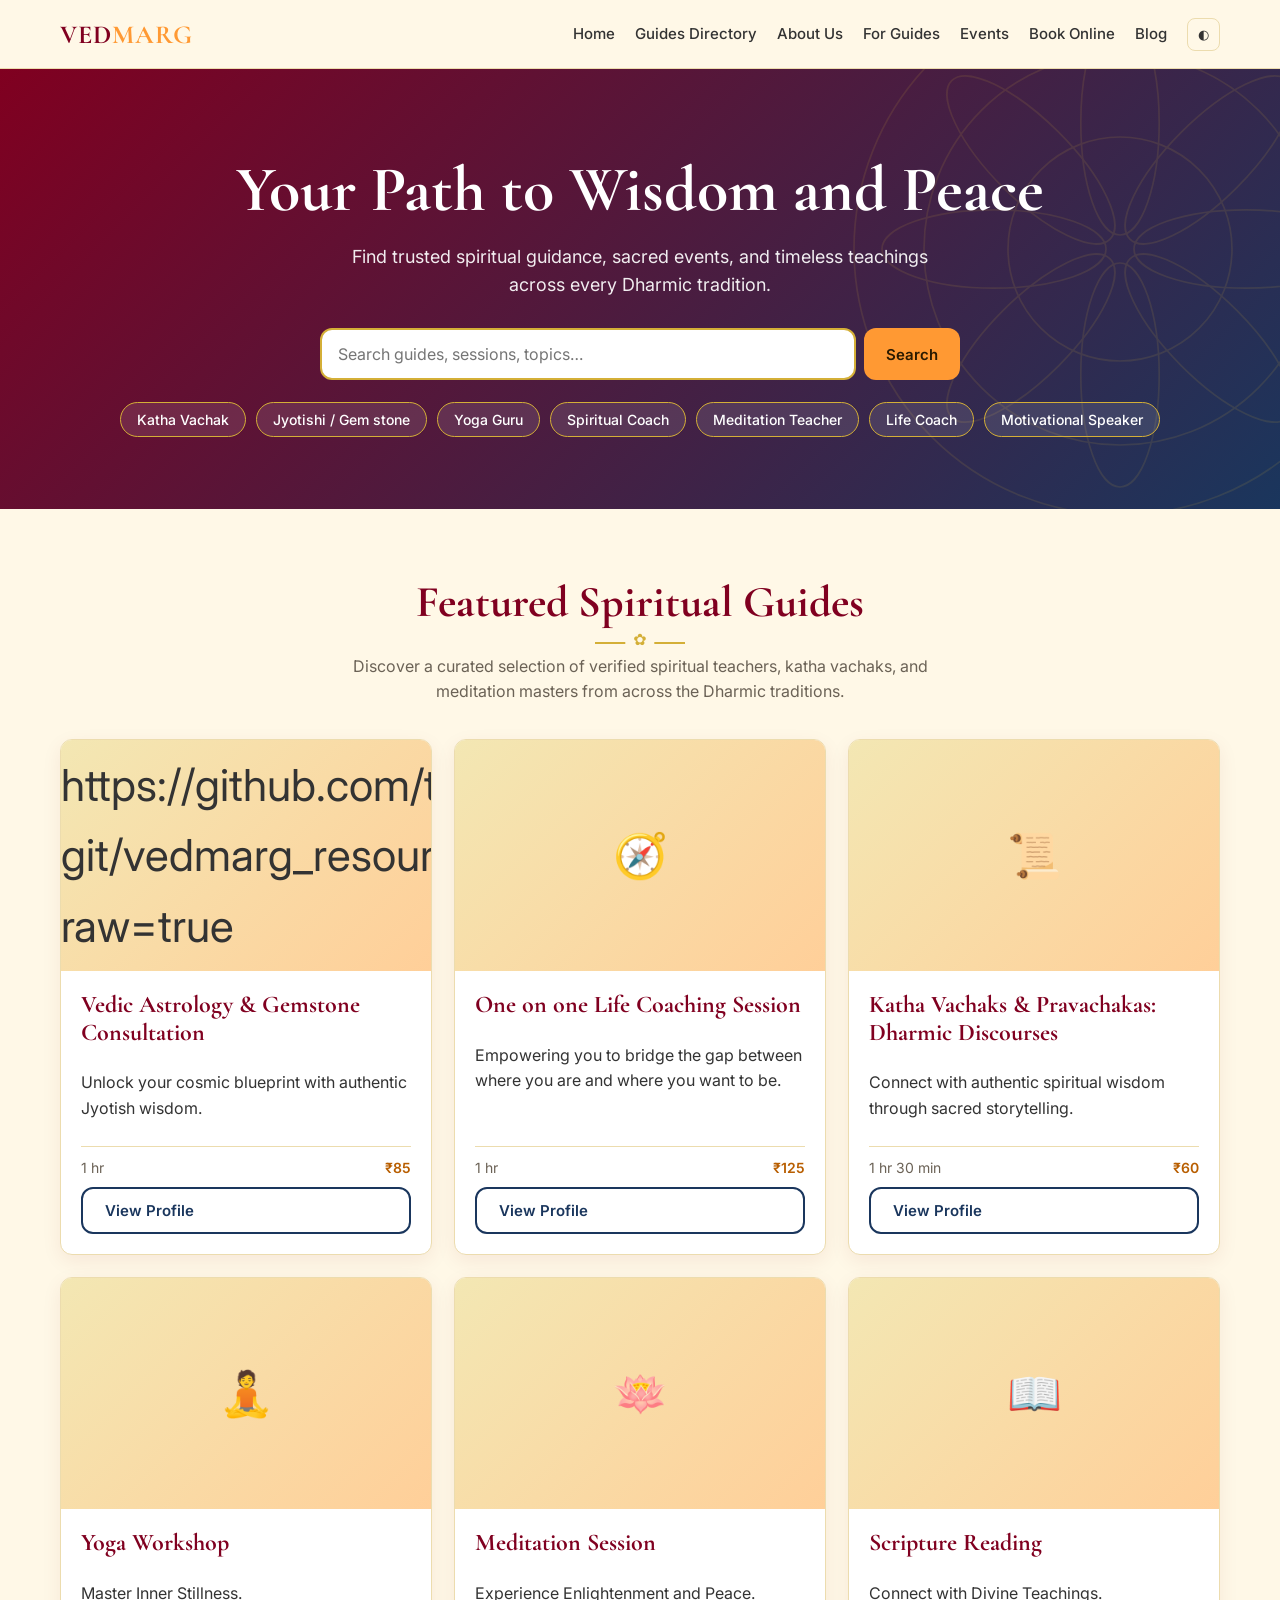
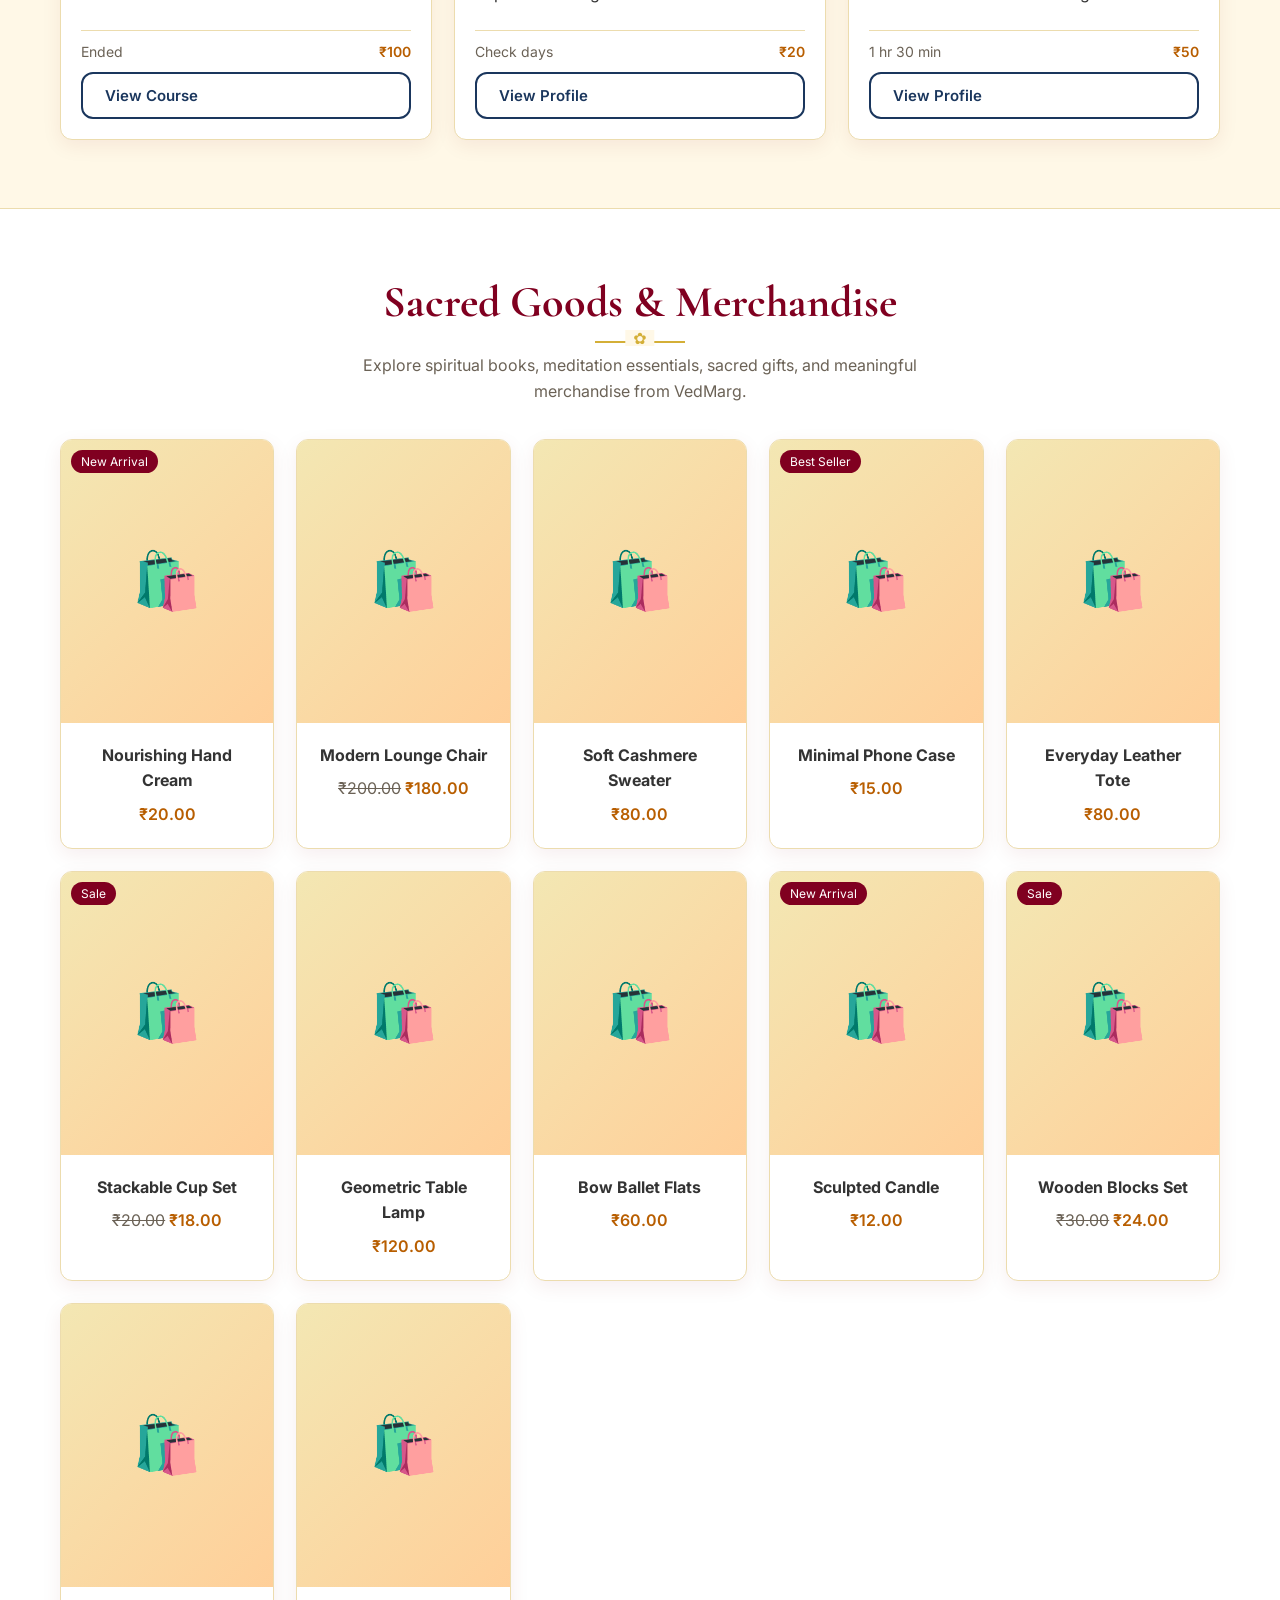
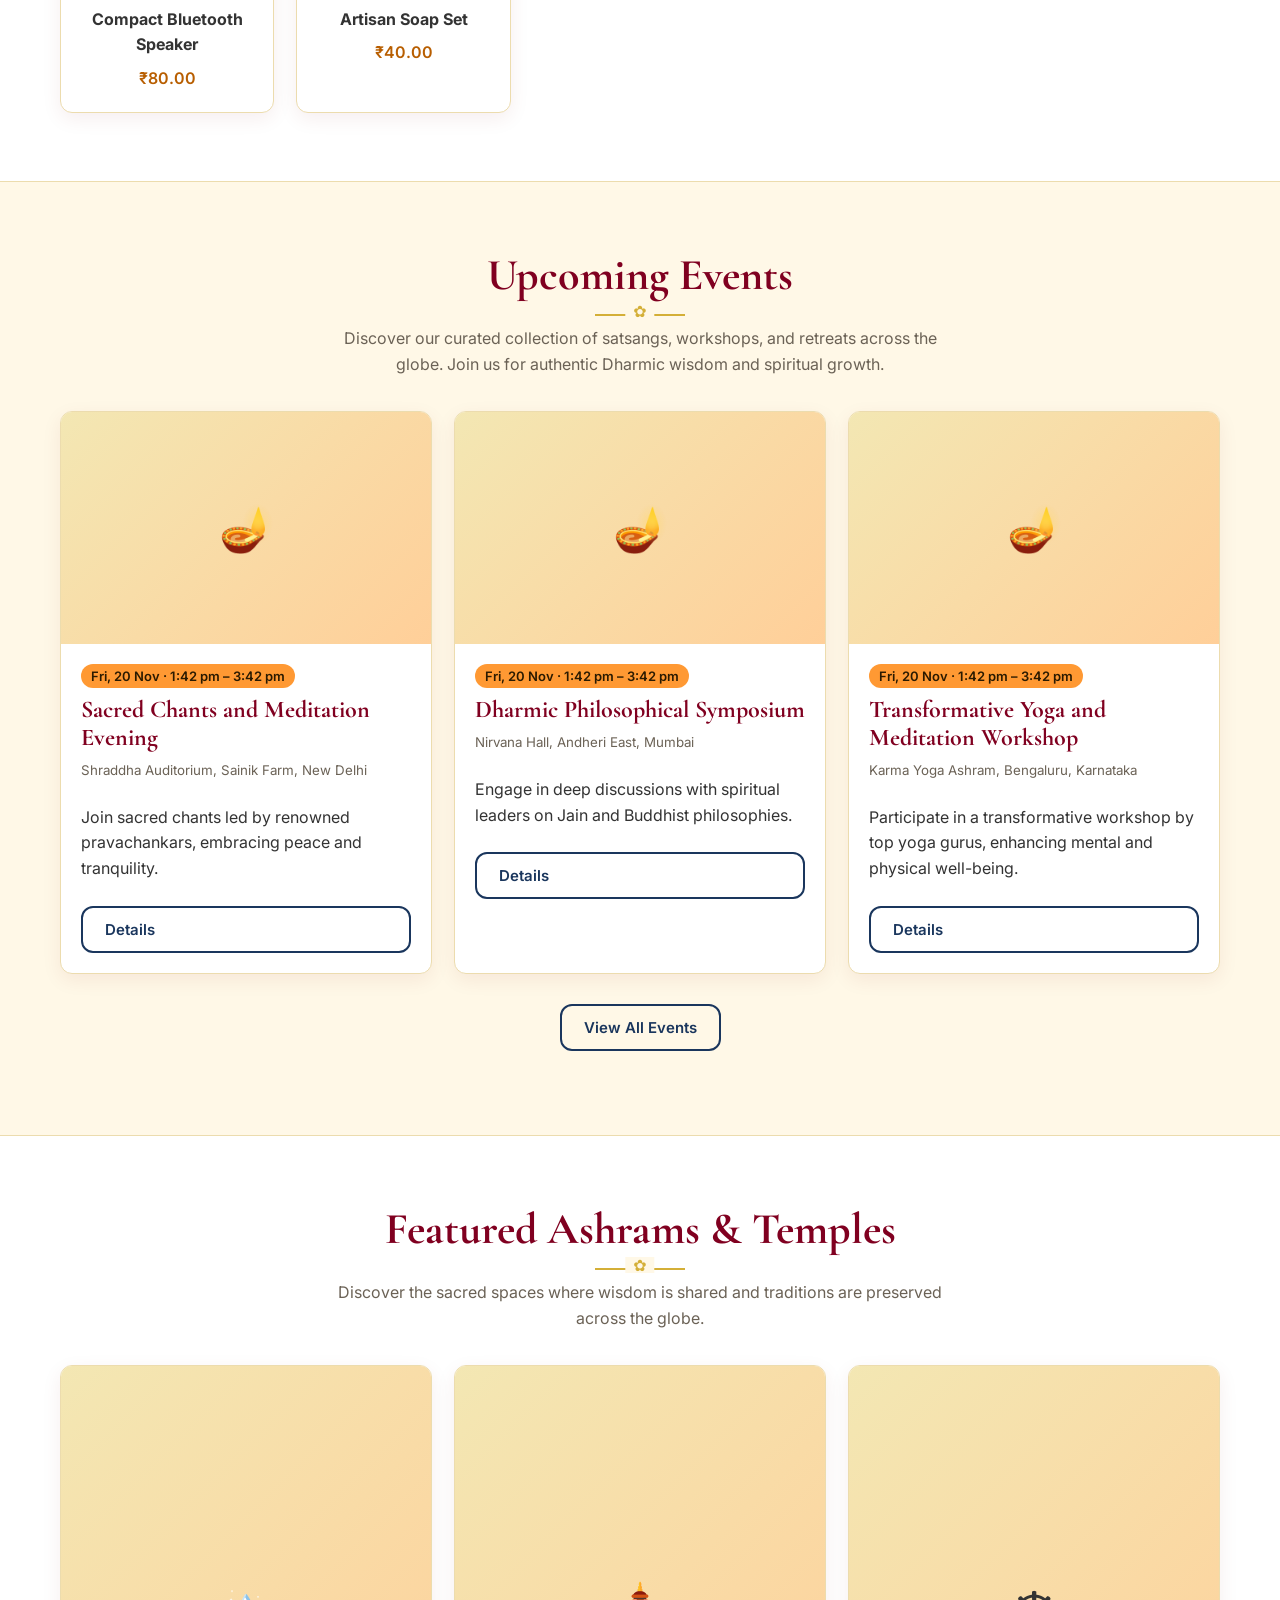
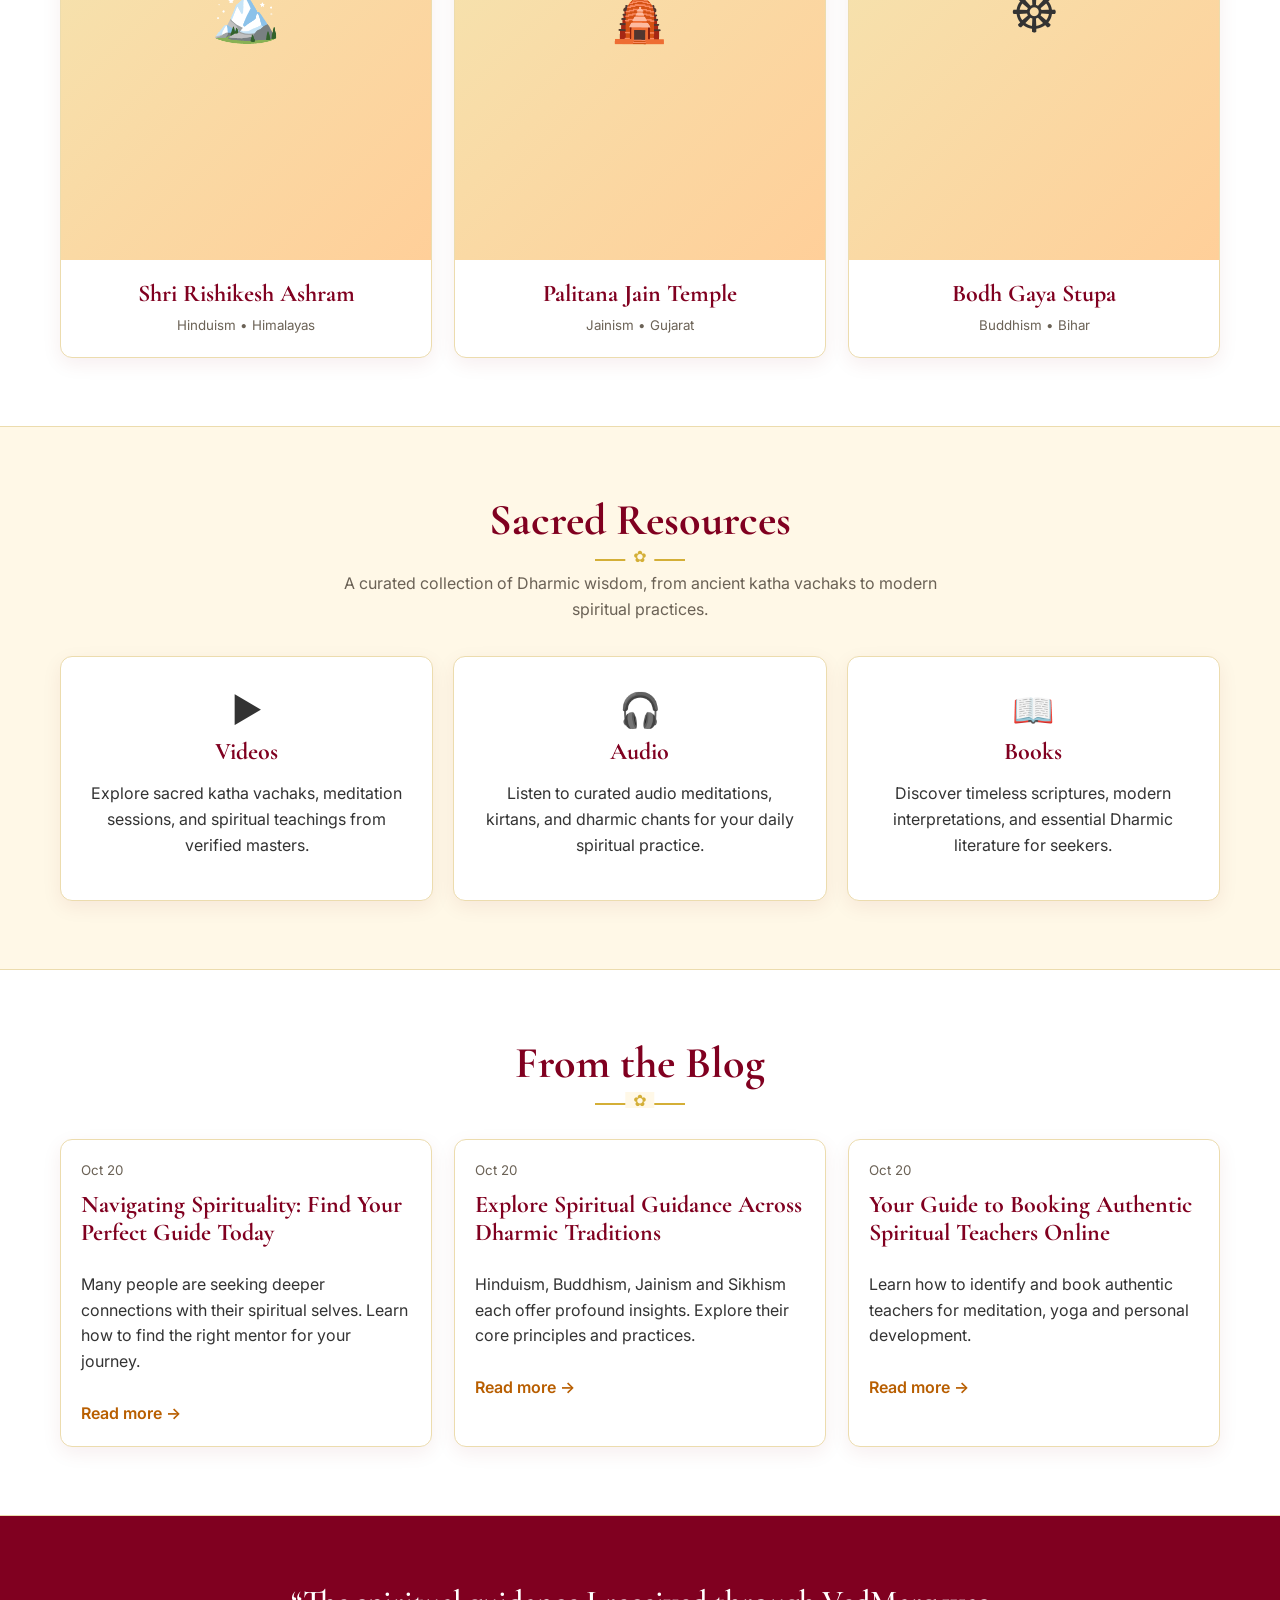
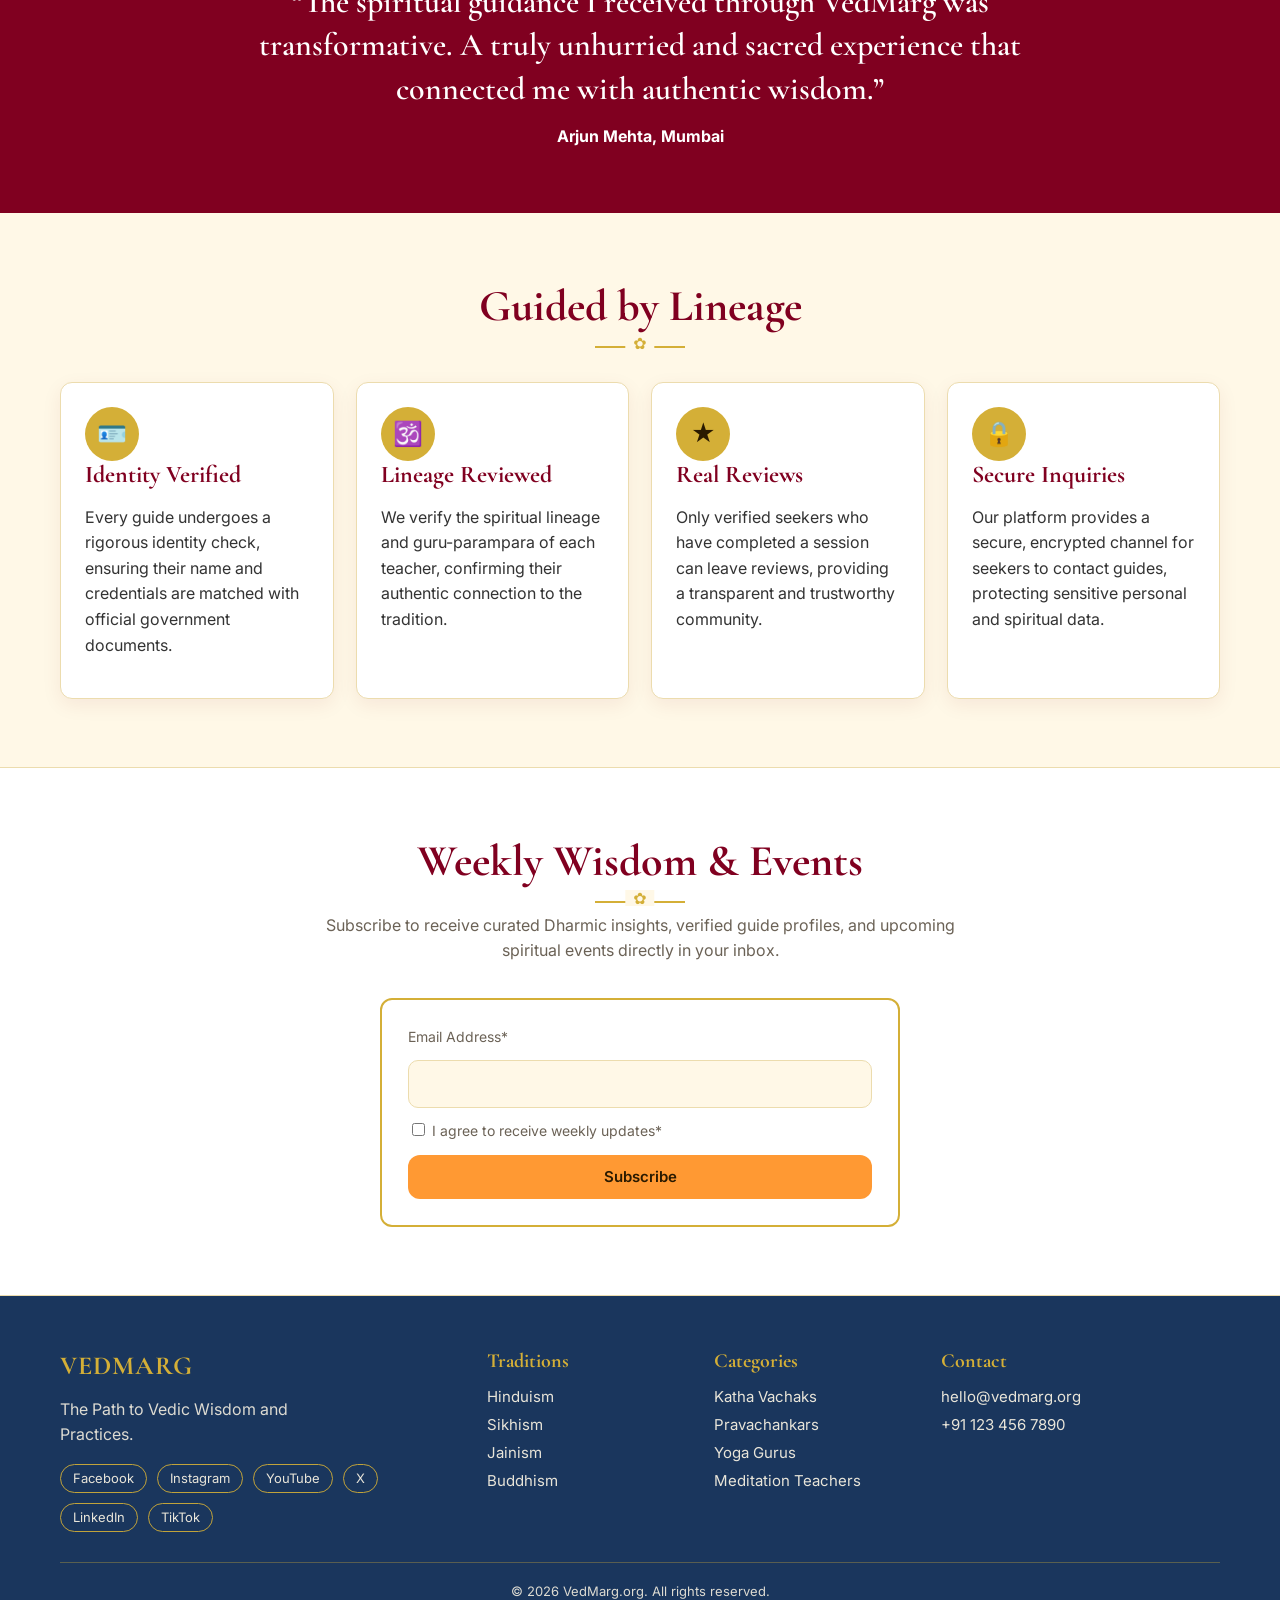
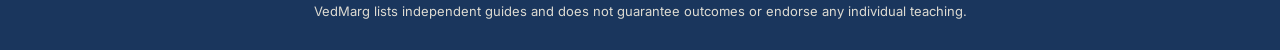
<file: docs/vedmarg_archieved.html>
<!DOCTYPE html>
<html lang="en">

<head>
    <meta charset="utf-8">
    <meta name="viewport" content="width=device-width, initial-scale=1, viewport-fit=cover">
    <title>Home | VedMarg</title>
    <link rel="preconnect" href="https://fonts.googleapis.com">
    <link
        href="https://fonts.googleapis.com/css2?family=Cormorant+Garamond:wght@600;700&family=Inter:wght@400;500;600&display=swap"
        rel="stylesheet">
    <style>
        :root {
            --saffron: #FF9933;
            --saffron-d: #B85E00;
            --gold: #D4AF37;
            --maroon: #800020;
            --blue: #1A365D;
            --bg: #FFF8E7;
            --card: #FFFFFF;
            --text: #333333;
            --muted: #6b6256;
            --line: #ecdcae;
            --hero-a: #800020;
            --hero-b: #1A365D;
            --foot: #1A365D;
            --foot-t: #FFF8E7;
            --head: #800020;
            --on-sat: #2a1a00;
            box-sizing: border-box;
            padding-top: env(safe-area-inset-top, 0px);
            padding-bottom: env(safe-area-inset-bottom, 0px)
        }

        @media (prefers-color-scheme:dark) {
            :root:not([data-theme="light"]) {
                --bg: #17120d;
                --card: #231c14;
                --text: #f1e8d6;
                --muted: #b9ad95;
                --line: #4a3d22;
                --head: #f0c96a;
                --foot: #0e0b07;
                --foot-t: #f1e8d6;
                --saffron-d: #ffb35c
            }
        }

        :root[data-theme="dark"] {
            --bg: #17120d;
            --card: #231c14;
            --text: #f1e8d6;
            --muted: #b9ad95;
            --line: #4a3d22;
            --head: #f0c96a;
            --foot: #0e0b07;
            --foot-t: #f1e8d6;
            --saffron-d: #ffb35c
        }

        html {
            scroll-behavior: smooth;
            scroll-padding-top: calc(72px + env(safe-area-inset-top, 0px))
        }

        * {
            box-sizing: border-box
        }

        body {
            margin: 0;
            background: var(--bg);
            color: var(--text);
            font: 400 16px/1.6 Inter, system-ui, sans-serif
        }

        body::before {
            content: "";
            position: fixed;
            inset: 0 0 auto;
            height: env(safe-area-inset-top, 0px);
            background: var(--bg);
            z-index: 60
        }

        h1,
        h2,
        h3 {
            font-family: 'Cormorant Garamond', Georgia, serif;
            color: var(--head);
            line-height: 1.15;
            margin: 0
        }

        a {
            color: inherit;
            text-decoration: none
        }

        .wrap {
            max-width: 1200px;
            margin: 0 auto;
            padding: 0 20px
        }

        header {
            position: sticky;
            top: env(safe-area-inset-top, 0px);
            z-index: 50;
            background: var(--bg);
            border-bottom: 1px solid var(--line)
        }

        .nav {
            display: flex;
            align-items: center;
            gap: 20px;
            height: 68px
        }

        .logo {
            font: 700 26px 'Cormorant Garamond', serif;
            color: var(--head);
            letter-spacing: .04em
        }

        .logo span {
            color: var(--saffron)
        }

        nav {
            display: flex;
            gap: 20px;
            margin-left: auto;
            font-size: 15px;
            font-weight: 500
        }

        nav a:hover {
            color: var(--saffron-d)
        }

        .btn {
            display: inline-block;
            border: 0;
            cursor: pointer;
            font: 600 15px Inter, sans-serif;
            padding: 12px 22px;
            border-radius: 12px;
            background: var(--saffron);
            color: var(--on-sat);
            min-height: 44px
        }

        .btn:hover {
            filter: brightness(1.07)
        }

        .btn.o {
            background: transparent;
            border: 2px solid var(--blue);
            color: var(--blue)
        }

        :root[data-theme="dark"] .btn.o {
            border-color: var(--gold);
            color: var(--gold)
        }

        @media (prefers-color-scheme:dark) {
            :root:not([data-theme="light"]) .btn.o {
                border-color: var(--gold);
                color: var(--gold)
            }
        }

        #menu {
            display: none;
            margin-left: auto;
            background: none;
            border: 1px solid var(--line);
            border-radius: 8px;
            padding: 8px 12px;
            color: var(--text);
            font-size: 18px
        }

        @media(max-width:860px) {
            #menu {
                display: block
            }

            nav {
                display: none;
                position: absolute;
                top: 68px;
                left: 0;
                right: 0;
                flex-direction: column;
                background: var(--bg);
                padding: 16px 20px;
                border-bottom: 1px solid var(--line);
                margin: 0
            }

            nav.open {
                display: flex
            }
        }

        .hero {
            background: linear-gradient(135deg, var(--hero-a), var(--hero-b));
            color: #fff;
            position: relative;
            overflow: hidden;
            padding: 84px 0 72px;
            text-align: center
        }

        .hero svg {
            position: absolute;
            right: -120px;
            top: -100px;
            width: 560px;
            opacity: .12
        }

        .hero h1 {
            color: #fff;
            font-size: clamp(36px, 6vw, 64px);
            position: relative
        }

        .hero p {
            max-width: 620px;
            margin: 16px auto 28px;
            font-size: 18px;
            opacity: .92;
            position: relative
        }

        .search {
            display: flex;
            gap: 8px;
            max-width: 640px;
            margin: 0 auto;
            position: relative
        }

        .search input {
            flex: 1;
            min-width: 0;
            padding: 14px 16px;
            border-radius: 12px;
            border: 2px solid var(--gold);
            font: 16px Inter, sans-serif;
            background: #fff;
            color: #333
        }

        .chips {
            display: flex;
            flex-wrap: wrap;
            justify-content: center;
            gap: 10px;
            margin-top: 22px;
            position: relative
        }

        .chip {
            border: 1px solid var(--gold);
            background: rgba(255, 255, 255, .1);
            color: #fff;
            border-radius: 999px;
            padding: 8px 16px;
            font: 500 14px Inter, sans-serif;
            cursor: pointer
        }

        .chip:hover,
        .chip.on {
            background: var(--gold);
            color: #2a1a00
        }

        section {
            padding: 68px 0
        }

        .sec-h {
            text-align: center;
            margin-bottom: 34px
        }

        .sec-h h2 {
            font-size: clamp(30px, 4vw, 44px)
        }

        .sec-h p {
            color: var(--muted);
            max-width: 640px;
            margin: 10px auto 0
        }

        .div {
            width: 90px;
            height: 2px;
            background: var(--gold);
            margin: 14px auto 0;
            position: relative
        }

        .div::after {
            content: "✿";
            position: absolute;
            left: 50%;
            top: -11px;
            transform: translateX(-50%);
            background: var(--bg);
            padding: 0 8px;
            color: var(--gold);
            font-size: 16px;
            line-height: 1
        }

        .grid {
            display: grid;
            gap: 22px;
            grid-template-columns: repeat(auto-fill, minmax(280px, 1fr))
        }

        .card {
            background: var(--card);
            border: 1px solid var(--line);
            border-radius: 12px;
            overflow: hidden;
            box-shadow: 0 6px 20px rgba(128, 0, 32, .07);
            display: flex;
            flex-direction: column;
            transition: transform .25s
        }

        .card:hover {
            transform: translateY(-4px)
        }

        .card .b {
            padding: 20px;
            display: flex;
            flex-direction: column;
            gap: 8px;
            flex: 1
        }

        .card h3 {
            font-size: 24px
        }

        .meta {
            display: flex;
            justify-content: space-between;
            font-size: 14px;
            color: var(--muted);
            border-top: 1px solid var(--line);
            padding-top: 10px;
            margin-top: auto
        }

        .price {
            font-weight: 600;
            color: var(--saffron-d)
        }

        .ph {
            aspect-ratio: 16/10;
            display: grid;
            place-items: center;
            font-size: 44px;
            background: linear-gradient(135deg, #f3e7b3, #ffcf99)
        }

        :root[data-theme="dark"] .ph {
            background: linear-gradient(135deg, #3a2c12, #5a3410)
        }

        @media (prefers-color-scheme:dark) {
            :root:not([data-theme="light"]) .ph {
                background: linear-gradient(135deg, #3a2c12, #5a3410)
            }
        }

        .tag {
            position: absolute;
            top: 10px;
            left: 10px;
            background: var(--maroon);
            color: #fff;
            font-size: 12px;
            padding: 2px 10px;
            border-radius: 999px
        }

        .pw {
            position: relative
        }

        .date {
            background: var(--saffron);
            color: var(--on-sat);
            font-weight: 600;
            font-size: 13px;
            padding: 2px 10px;
            border-radius: 999px;
            align-self: flex-start
        }

        .alt {
            background: var(--card);
            border-block: 1px solid var(--line)
        }

        .sacred .ph {
            aspect-ratio: 3/4;
            font-size: 56px
        }

        .sacred .card {
            text-align: center
        }

        .res {
            display: grid;
            gap: 20px;
            grid-template-columns: repeat(auto-fit, minmax(220px, 1fr))
        }

        .res .card {
            padding: 26px;
            text-align: center
        }

        .res .ic {
            font-size: 34px
        }

        .quote {
            background: var(--maroon);
            color: #fff;
            text-align: center;
            padding: 64px 0
        }

        .quote p {
            font: 600 clamp(22px, 3vw, 32px)/1.35 'Cormorant Garamond', serif;
            max-width: 800px;
            margin: 0 auto 14px
        }

        .trust {
            display: grid;
            gap: 22px;
            grid-template-columns: repeat(auto-fit, minmax(230px, 1fr))
        }

        .trust .card {
            padding: 24px
        }

        .trust .ic {
            width: 54px;
            height: 54px;
            border-radius: 50%;
            display: grid;
            place-items: center;
            background: var(--gold);
            color: #2a1a00;
            font-size: 24px
        }

        .post .b {
            gap: 10px
        }

        .post small {
            color: var(--muted)
        }

        form.nl {
            max-width: 520px;
            margin: 0 auto;
            display: grid;
            gap: 12px;
            background: var(--card);
            border: 2px solid var(--gold);
            border-radius: 12px;
            padding: 26px
        }

        form.nl input[type=email] {
            padding: 13px;
            border: 1px solid var(--line);
            border-radius: 10px;
            font: 16px Inter, sans-serif;
            background: var(--bg);
            color: var(--text)
        }

        form.nl label {
            font-size: 14px;
            color: var(--muted)
        }

        #ok {
            display: none;
            text-align: center;
            color: var(--head);
            font-weight: 600
        }

        footer {
            background: var(--foot);
            color: var(--foot-t);
            padding: 54px 0 28px
        }

        .fg {
            display: grid;
            gap: 28px;
            grid-template-columns: 2fr 1fr 1fr 1.4fr
        }

        @media(max-width:760px) {
            .fg {
                grid-template-columns: 1fr 1fr
            }
        }

        footer h3 {
            color: var(--gold);
            font-size: 20px;
            margin-bottom: 10px
        }

        footer a,
        footer li {
            display: block;
            opacity: .9;
            font-size: 15px;
            padding: 2px 0
        }

        footer ul {
            list-style: none;
            margin: 0;
            padding: 0
        }

        .soc {
            display: flex;
            gap: 10px;
            flex-wrap: wrap;
            margin-top: 12px
        }

        .soc a {
            border: 1px solid var(--gold);
            border-radius: 999px;
            padding: 3px 12px;
            font-size: 13px
        }

        .copy {
            border-top: 1px solid rgba(212, 175, 55, .4);
            margin-top: 30px;
            padding-top: 18px;
            font-size: 13px;
            opacity: .85;
            text-align: center
        }

        #theme {
            background: none;
            border: 1px solid var(--line);
            border-radius: 8px;
            padding: 8px 10px;
            cursor: pointer;
            color: var(--text)
        }

        @media(prefers-reduced-motion:reduce) {
            * {
                transition: none !important;
                scroll-behavior: auto !important
            }
        }
    </style>
</head>

<body>
    <header>
        <div class="wrap nav">
            <a class="logo" href="#top">VED<span>MARG</span></a>
            <button id="menu" aria-label="Menu">☰</button>
            <nav id="nav">
                <a href="#top">Home</a><a href="#guides">Guides Directory</a><a href="#about">About Us</a><a
                    href="#for-guides">For Guides</a><a href="#events">Events</a><a href="#book">Book Online</a><a
                    href="#blog">Blog</a>
            </nav>
            <button id="theme" aria-label="Toggle theme">◐</button>
        </div>
    </header>

    <div id="top" class="hero">
        <svg viewBox="0 0 200 200" fill="none" stroke="#D4AF37" stroke-width=".6">
            <g id="m">
                <circle cx="100" cy="100" r="95" />
                <circle cx="100" cy="100" r="70" />
                <circle cx="100" cy="100" r="40" />
                <ellipse cx="100" cy="55" rx="14" ry="40" />
                <ellipse cx="100" cy="55" rx="14" ry="40" transform="rotate(45 100 100)" />
                <ellipse cx="100" cy="55" rx="14" ry="40" transform="rotate(90 100 100)" />
                <ellipse cx="100" cy="55" rx="14" ry="40" transform="rotate(135 100 100)" />
                <ellipse cx="100" cy="55" rx="14" ry="40" transform="rotate(180 100 100)" />
                <ellipse cx="100" cy="55" rx="14" ry="40" transform="rotate(225 100 100)" />
                <ellipse cx="100" cy="55" rx="14" ry="40" transform="rotate(270 100 100)" />
                <ellipse cx="100" cy="55" rx="14" ry="40" transform="rotate(315 100 100)" />
            </g>
        </svg>
        <div class="wrap">
            <h1>Your Path to Wisdom and Peace</h1>
            <p>Find trusted spiritual guidance, sacred events, and timeless teachings across every Dharmic tradition.
            </p>
            <div class="search"><input id="q" type="search" placeholder="Search guides, sessions, topics…"
                    aria-label="Search"><button class="btn" id="go">Search</button></div>
            <div class="chips" id="chips"></div>
        </div>
    </div>

    <section id="guides">
        <div class="wrap">
            <div class="sec-h">
                <h2>Featured Spiritual Guides</h2>
                <div class="div"></div>
                <p>Discover a curated selection of verified spiritual teachers, katha vachaks, and meditation masters
                    from across the Dharmic traditions.</p>
            </div>
            <div class="grid" id="svc"></div>
            <p id="none" style="display:none;text-align:center;color:var(--muted)">No sessions match your search.</p>
        </div>
    </section>

    <section class="alt sacred" id="shop">
        <div class="wrap">
            <div class="sec-h">
                <h2>Sacred Goods &amp; Merchandise</h2>
                <div class="div"></div>
                <p>Explore spiritual books, meditation essentials, sacred gifts, and meaningful merchandise from
                    VedMarg.</p>
            </div>
            <div class="grid" id="prod" style="grid-template-columns:repeat(auto-fill,minmax(200px,1fr))"></div>
        </div>
    </section>

    <section id="events">
        <div class="wrap">
            <div class="sec-h">
                <h2>Upcoming Events</h2>
                <div class="div"></div>
                <p>Discover our curated collection of satsangs, workshops, and retreats across the globe. Join us for
                    authentic Dharmic wisdom and spiritual growth.</p>
            </div>
            <div class="grid" id="ev"></div>
            <p style="text-align:center;margin-top:30px"><a class="btn o" href="#events">View All Events</a></p>
        </div>
    </section>

    <section class="alt sacred">
        <div class="wrap">
            <div class="sec-h">
                <h2>Featured Ashrams &amp; Temples</h2>
                <div class="div"></div>
                <p>Discover the sacred spaces where wisdom is shared and traditions are preserved across the globe.</p>
            </div>
            <div class="grid" id="ash"></div>
        </div>
    </section>

    <section>
        <div class="wrap">
            <div class="sec-h">
                <h2>Sacred Resources</h2>
                <div class="div"></div>
                <p>A curated collection of Dharmic wisdom, from ancient katha vachaks to modern spiritual practices.</p>
            </div>
            <div class="res">
                <div class="card">
                    <div class="ic">▶️</div>
                    <h3>Videos</h3>
                    <p>Explore sacred katha vachaks, meditation sessions, and spiritual teachings from verified masters.
                    </p>
                </div>
                <div class="card">
                    <div class="ic">🎧</div>
                    <h3>Audio</h3>
                    <p>Listen to curated audio meditations, kirtans, and dharmic chants for your daily spiritual
                        practice.</p>
                </div>
                <div class="card">
                    <div class="ic">📖</div>
                    <h3>Books</h3>
                    <p>Discover timeless scriptures, modern interpretations, and essential Dharmic literature for
                        seekers.</p>
                </div>
            </div>
        </div>
    </section>

    <section class="alt" id="blog">
        <div class="wrap">
            <div class="sec-h">
                <h2>From the Blog</h2>
                <div class="div"></div>
            </div>
            <div class="grid post" id="posts"></div>
        </div>
    </section>

    <div class="quote">
        <div class="wrap">
            <p>“The spiritual guidance I received through VedMarg was transformative. A truly unhurried and sacred
                experience that connected me with authentic wisdom.”</p>
            <strong>Arjun Mehta, Mumbai</strong>
        </div>
    </div>

    <section id="about">
        <div class="wrap">
            <div class="sec-h">
                <h2>Guided by Lineage</h2>
                <div class="div"></div>
            </div>
            <div class="trust">
                <div class="card">
                    <div class="ic">🪪</div>
                    <h3>Identity Verified</h3>
                    <p>Every guide undergoes a rigorous identity check, ensuring their name and credentials are matched
                        with official government documents.</p>
                </div>
                <div class="card">
                    <div class="ic">🕉️</div>
                    <h3>Lineage Reviewed</h3>
                    <p>We verify the spiritual lineage and guru-parampara of each teacher, confirming their authentic
                        connection to the tradition.</p>
                </div>
                <div class="card">
                    <div class="ic">★</div>
                    <h3>Real Reviews</h3>
                    <p>Only verified seekers who have completed a session can leave reviews, providing a transparent and
                        trustworthy community.</p>
                </div>
                <div class="card">
                    <div class="ic">🔒</div>
                    <h3>Secure Inquiries</h3>
                    <p>Our platform provides a secure, encrypted channel for seekers to contact guides, protecting
                        sensitive personal and spiritual data.</p>
                </div>
            </div>
        </div>
    </section>

    <section class="alt" id="book">
        <div class="wrap">
            <div class="sec-h" id="for-guides">
                <h2>Weekly Wisdom &amp; Events</h2>
                <div class="div"></div>
                <p>Subscribe to receive curated Dharmic insights, verified guide profiles, and upcoming spiritual events
                    directly in your inbox.</p>
            </div>
            <form class="nl" id="nl">
                <label for="em">Email Address*</label>
                <input id="em" type="email" required>
                <label><input type="checkbox" required> I agree to receive weekly updates*</label>
                <button class="btn" type="submit">Subscribe</button>
                <div id="ok">Thank you. You’re on the list.</div>
            </form>
        </div>
    </section>

    <footer>
        <div class="wrap">
            <div class="fg">
                <div>
                    <div class="logo" style="color:var(--gold)">VEDMARG</div>
                    <p style="opacity:.85;max-width:280px">The Path to Vedic Wisdom and Practices.</p>
                    <div class="soc"><a href="#top">Facebook</a><a href="#top">Instagram</a><a href="#top">YouTube</a><a
                            href="#top">X</a><a href="#top">LinkedIn</a><a href="#top">TikTok</a></div>
                </div>
                <div>
                    <h3>Traditions</h3>
                    <ul>
                        <li>Hinduism</li>
                        <li>Sikhism</li>
                        <li>Jainism</li>
                        <li>Buddhism</li>
                    </ul>
                </div>
                <div>
                    <h3>Categories</h3>
                    <ul>
                        <li>Katha Vachaks</li>
                        <li>Pravachankars</li>
                        <li>Yoga Gurus</li>
                        <li>Meditation Teachers</li>
                    </ul>
                </div>
                <div>
                    <h3>Contact</h3><a href="mailto:hello@vedmarg.org">hello@vedmarg.org</a><a
                        href="tel:+911234567890">+91 123 456 7890</a>
                </div>
            </div>
            <div class="copy">© 2026 VedMarg.org. All rights reserved.<br>VedMarg lists independent guides and does not
                guarantee outcomes or endorse any individual teaching.</div>
        </div>
    </footer>

    <script>
        var astrology_gemstone_consultation_image = "https://github.com/tbd-git/vedmarg_resources/blob/main/images/astrology_gemstone_consultation.png?raw=true";
        var S = [[astrology_gemstone_consultation_image, "Vedic Astrology & Gemstone Consultation", "Unlock your cosmic blueprint with authentic Jyotish wisdom.", "1 hr", 85], ["🧭", "One on one Life Coaching Session", "Empowering you to bridge the gap between where you are and where you want to be.", "1 hr", 125], ["📜", "Katha Vachaks & Pravachakas: Dharmic Discourses", "Connect with authentic spiritual wisdom through sacred storytelling.", "1 hr 30 min", 60], ["🧘", "Yoga Workshop", "Master Inner Stillness.", "Ended", 100], ["🪷", "Meditation Session", "Experience Enlightenment and Peace.", "Check days", 20], ["📖", "Scripture Reading", "Connect with Divine Teachings.", "1 hr 30 min", 50]];
        var P = [["Nourishing Hand Cream", 20, 0, "New Arrival"], ["Modern Lounge Chair", 180, 200, ""], ["Soft Cashmere Sweater", 80, 0, ""], ["Minimal Phone Case", 15, 0, "Best Seller"], ["Everyday Leather Tote", 80, 0, ""], ["Stackable Cup Set", 18, 20, "Sale"], ["Geometric Table Lamp", 120, 0, ""], ["Bow Ballet Flats", 60, 0, ""], ["Sculpted Candle", 12, 0, "New Arrival"], ["Wooden Blocks Set", 24, 30, "Sale"], ["Compact Bluetooth Speaker", 80, 0, ""], ["Artisan Soap Set", 40, 0, ""]];
        var E = [["Sacred Chants and Meditation Evening", "Shraddha Auditorium, Sainik Farm, New Delhi", "Join sacred chants led by renowned pravachankars, embracing peace and tranquility."], ["Dharmic Philosophical Symposium", "Nirvana Hall, Andheri East, Mumbai", "Engage in deep discussions with spiritual leaders on Jain and Buddhist philosophies."], ["Transformative Yoga and Meditation Workshop", "Karma Yoga Ashram, Bengaluru, Karnataka", "Participate in a transformative workshop by top yoga gurus, enhancing mental and physical well-being."]];
        var A = [["🏔️", "Shri Rishikesh Ashram", "Hinduism • Himalayas"], ["🛕", "Palitana Jain Temple", "Jainism • Gujarat"], ["☸️", "Bodh Gaya Stupa", "Buddhism • Bihar"]];
        var B = [["Navigating Spirituality: Find Your Perfect Guide Today", "Many people are seeking deeper connections with their spiritual selves. Learn how to find the right mentor for your journey."], ["Explore Spiritual Guidance Across Dharmic Traditions", "Hinduism, Buddhism, Jainism and Sikhism each offer profound insights. Explore their core principles and practices."], ["Your Guide to Booking Authentic Spiritual Teachers Online", "Learn how to identify and book authentic teachers for meditation, yoga and personal development."]];
        var $ = function (i) { return document.getElementById(i) }, inr = function (n) { return "₹" + n };
        function svc(list) { $("svc").innerHTML = list.map(function (s) { return '<div class="card"><div class="ph">' + s[0] + '</div><div class="b"><h3>' + s[1] + '</h3><p>' + s[2] + '</p><div class="meta"><span>' + s[3] + '</span><span class="price">' + inr(s[4]) + '</span></div><a class="btn o" href="#book">' + (s[3] == "Ended" ? "View Course" : "View Profile") + '</a></div></div>' }).join(""); $("none").style.display = list.length ? "none" : "block" }
        svc(S);
        $("prod").innerHTML = P.map(function (p) { return '<div class="card"><div class="pw"><div class="ph">🛍️</div>' + (p[3] ? '<span class="tag">' + p[3] + '</span>' : '') + '</div><div class="b"><strong>' + p[0] + '</strong><span class="price">' + (p[2] ? '<s style="color:var(--muted);font-weight:400">' + inr(p[2]) + '.00</s> ' : '') + inr(p[1]) + '.00</span></div></div>' }).join("");
        $("ev").innerHTML = E.map(function (e) { return '<div class="card"><div class="ph">🪔</div><div class="b"><span class="date">Fri, 20 Nov · 1:42 pm – 3:42 pm</span><h3>' + e[0] + '</h3><small style="color:var(--muted)">' + e[1] + '</small><p>' + e[2] + '</p><a class="btn o" href="#events">Details</a></div></div>' }).join("");
        $("ash").innerHTML = A.map(function (a) { return '<div class="card"><div class="ph">' + a[0] + '</div><div class="b"><h3>' + a[1] + '</h3><small style="color:var(--muted)">' + a[2] + '</small></div></div>' }).join("");
        $("posts").innerHTML = B.map(function (b) { return '<div class="card"><div class="b"><small>Oct 20</small><h3>' + b[0] + '</h3><p>' + b[1] + '</p><a href="#blog" class="price">Read more →</a></div></div>' }).join("");
        var C = ["Katha Vachak", "Jyotishi / Gem stone", "Yoga Guru", "Spiritual Coach", "Meditation Teacher", "Life Coach", "Motivational Speaker"];
        $("chips").innerHTML = C.map(function (c) { return '<button class="chip">' + c + '</button>' }).join("");
        function find(t) { t = t.toLowerCase().trim(); var l = S.filter(function (s) { return (s[1] + " " + s[2]).toLowerCase().indexOf(t) > -1 }); svc(l); document.getElementById("guides").scrollIntoView() }
        var K = { "katha vachak": "katha", "jyotishi / gem stone": "astrology", "yoga guru": "yoga", "spiritual coach": "coaching", "meditation teacher": "meditation", "life coach": "life coaching", "motivational speaker": "empowering" };
        $("go").onclick = function () { find($("q").value) }; $("q").onkeydown = function (e) { if (e.key == "Enter") find(this.value) };
        $("chips").onclick = function (e) { if (e.target.className.indexOf("chip") < 0) return; var t = e.target.textContent.toLowerCase(); $("q").value = e.target.textContent; find(K[t] || t) };
        $("menu").onclick = function () { $("nav").classList.toggle("open") };
        $("nav").onclick = function () { $("nav").classList.remove("open") };
        $("nl").onsubmit = function (e) { e.preventDefault(); $("ok").style.display = "block" };
        var T = null; $("theme").onclick = function () { var d = matchMedia("(prefers-color-scheme: dark)").matches; T = T ? (T == "dark" ? "light" : "dark") : (d ? "light" : "dark"); document.documentElement.setAttribute("data-theme", T) };
    </script>
</body>

</html>
</file>
<file: docs/style.css>
:root{--saffron:#FF9933;--saffron-d:#B85E00;--gold:#D4AF37;--maroon:#800020;--blue:#1A365D;--bg:#FFF8E7;--card:#FFFFFF;--text:#333333;--muted:#6b6256;--line:#ecdcae;--hero-a:#800020;--hero-b:#1A365D;--foot:#1A365D;--foot-t:#FFF8E7;--head:#800020;--on-sat:#2a1a00;
box-sizing:border-box;padding-top:env(safe-area-inset-top,0px);padding-bottom:env(safe-area-inset-bottom,0px)}
@media (prefers-color-scheme:dark){:root:not([data-theme="light"]){--bg:#17120d;--card:#231c14;--text:#f1e8d6;--muted:#b9ad95;--line:#4a3d22;--head:#f0c96a;--foot:#0e0b07;--foot-t:#f1e8d6;--saffron-d:#ffb35c}}
:root[data-theme="dark"]{--bg:#17120d;--card:#231c14;--text:#f1e8d6;--muted:#b9ad95;--line:#4a3d22;--head:#f0c96a;--foot:#0e0b07;--foot-t:#f1e8d6;--saffron-d:#ffb35c}
html{scroll-behavior:smooth;scroll-padding-top:calc(72px + env(safe-area-inset-top,0px))}
*{box-sizing:border-box}
body{margin:0;background:var(--bg);color:var(--text);font:400 16px/1.6 Inter,system-ui,sans-serif}
body::before{content:"";position:fixed;inset:0 0 auto;height:env(safe-area-inset-top,0px);background:var(--bg);z-index:60}
h1,h2,h3{font-family:'Cormorant Garamond',Georgia,serif;color:var(--head);line-height:1.15;margin:0}
a{color:inherit;text-decoration:none}
.wrap{max-width:1200px;margin:0 auto;padding:0 20px}
header{position:sticky;top:env(safe-area-inset-top,0px);z-index:50;background:var(--bg);border-bottom:1px solid var(--line)}
.nav{display:flex;align-items:center;gap:20px;height:68px}
.logo{font:700 26px 'Cormorant Garamond',serif;color:var(--head);letter-spacing:.04em}
.logo span{color:var(--saffron)}
nav{display:flex;gap:20px;margin-left:auto;font-size:15px;font-weight:500}
nav a:hover{color:var(--saffron-d)}
.btn{display:inline-block;border:0;cursor:pointer;font:600 15px Inter,sans-serif;padding:12px 22px;border-radius:12px;background:var(--saffron);color:var(--on-sat);min-height:44px}
.btn:hover{filter:brightness(1.07)}
.btn.o{background:transparent;border:2px solid var(--blue);color:var(--blue)}
:root[data-theme="dark"] .btn.o{border-color:var(--gold);color:var(--gold)}
@media (prefers-color-scheme:dark){:root:not([data-theme="light"]) .btn.o{border-color:var(--gold);color:var(--gold)}}
#menu{display:none;margin-left:auto;background:none;border:1px solid var(--line);border-radius:8px;padding:8px 12px;color:var(--text);font-size:18px}
@media(max-width:860px){#menu{display:block}nav{display:none;position:absolute;top:68px;left:0;right:0;flex-direction:column;background:var(--bg);padding:16px 20px;border-bottom:1px solid var(--line);margin:0}nav.open{display:flex}}
.hero{background:linear-gradient(135deg,var(--hero-a),var(--hero-b));color:#fff;position:relative;overflow:hidden;padding:84px 0 72px;text-align:center}
.hero svg{position:absolute;right:-120px;top:-100px;width:560px;opacity:.12}
.hero h1{color:#fff;font-size:clamp(36px,6vw,64px);position:relative}
.hero p{max-width:620px;margin:16px auto 28px;font-size:18px;opacity:.92;position:relative}
.search{display:flex;gap:8px;max-width:640px;margin:0 auto;position:relative}
.search input{flex:1;min-width:0;padding:14px 16px;border-radius:12px;border:2px solid var(--gold);font:16px Inter,sans-serif;background:#fff;color:#333}
.chips{display:flex;flex-wrap:wrap;justify-content:center;gap:10px;margin-top:22px;position:relative}
.chip{border:1px solid var(--gold);background:rgba(255,255,255,.1);color:#fff;border-radius:999px;padding:8px 16px;font:500 14px Inter,sans-serif;cursor:pointer}
.chip:hover,.chip.on{background:var(--gold);color:#2a1a00}
section{padding:68px 0}
.sec-h{text-align:center;margin-bottom:34px}
.sec-h h2{font-size:clamp(30px,4vw,44px)}
.sec-h p{color:var(--muted);max-width:640px;margin:10px auto 0}
.div{width:90px;height:2px;background:var(--gold);margin:14px auto 0;position:relative}
.div::after{content:"✿";position:absolute;left:50%;top:-11px;transform:translateX(-50%);background:var(--bg);padding:0 8px;color:var(--gold);font-size:16px;line-height:1}
.grid{display:grid;gap:22px;grid-template-columns:repeat(auto-fill,minmax(280px,1fr))}
.card{background:var(--card);border:1px solid var(--line);border-radius:12px;overflow:hidden;box-shadow:0 6px 20px rgba(128,0,32,.07);display:flex;flex-direction:column;transition:transform .25s}
.card:hover{transform:translateY(-4px)}
.card .b{padding:20px;display:flex;flex-direction:column;gap:8px;flex:1}
.card h3{font-size:24px}
.meta{display:flex;justify-content:space-between;font-size:14px;color:var(--muted);border-top:1px solid var(--line);padding-top:10px;margin-top:auto}
.price{font-weight:600;color:var(--saffron-d)}
.ph{aspect-ratio:16/10;display:grid;place-items:center;font-size:44px;background:linear-gradient(135deg,#f3e7b3,#ffcf99)}
:root[data-theme="dark"] .ph{background:linear-gradient(135deg,#3a2c12,#5a3410)}
@media (prefers-color-scheme:dark){:root:not([data-theme="light"]) .ph{background:linear-gradient(135deg,#3a2c12,#5a3410)}}
.ph{overflow:hidden}.ph img{width:100%;height:100%;object-fit:cover;display:block}
.tag{position:absolute;top:10px;left:10px;background:var(--maroon);color:#fff;font-size:12px;padding:2px 10px;border-radius:999px}
.pw{position:relative}
.date{background:var(--saffron);color:var(--on-sat);font-weight:600;font-size:13px;padding:2px 10px;border-radius:999px;align-self:flex-start}
.alt{background:var(--card);border-block:1px solid var(--line)}
.sacred .ph{aspect-ratio:3/4;font-size:56px}
.sacred .card{text-align:center}
.res{display:grid;gap:20px;grid-template-columns:repeat(auto-fit,minmax(220px,1fr))}
.res .card{padding:26px;text-align:center}
.res .ic{font-size:34px}
.quote{background:var(--maroon);color:#fff;text-align:center;padding:64px 0}
.quote p{font:600 clamp(22px,3vw,32px)/1.35 'Cormorant Garamond',serif;max-width:800px;margin:0 auto 14px}
.trust{display:grid;gap:22px;grid-template-columns:repeat(auto-fit,minmax(230px,1fr))}
.trust .card{padding:24px}
.trust .ic{width:54px;height:54px;border-radius:50%;display:grid;place-items:center;background:var(--gold);color:#2a1a00;font-size:24px}
.post .b{gap:10px}.post small{color:var(--muted)}
form.nl{max-width:520px;margin:0 auto;display:grid;gap:12px;background:var(--card);border:2px solid var(--gold);border-radius:12px;padding:26px}
form.nl input[type=email]{padding:13px;border:1px solid var(--line);border-radius:10px;font:16px Inter,sans-serif;background:var(--bg);color:var(--text)}
form.nl label{font-size:14px;color:var(--muted)}
#ok{display:none;text-align:center;color:var(--head);font-weight:600}
footer{background:var(--foot);color:var(--foot-t);padding:54px 0 28px}
.fg{display:grid;gap:28px;grid-template-columns:2fr 1fr 1fr 1.4fr}
@media(max-width:760px){.fg{grid-template-columns:1fr 1fr}}
footer h3{color:var(--gold);font-size:20px;margin-bottom:10px}
footer a,footer li{display:block;opacity:.9;font-size:15px;padding:2px 0}
footer ul{list-style:none;margin:0;padding:0}
.soc{display:flex;gap:10px;flex-wrap:wrap;margin-top:12px}
.soc a{border:1px solid var(--gold);border-radius:999px;padding:3px 12px;font-size:13px}
.copy{border-top:1px solid rgba(212,175,55,.4);margin-top:30px;padding-top:18px;font-size:13px;opacity:.85;text-align:center}
#theme{background:none;border:1px solid var(--line);border-radius:8px;padding:8px 10px;cursor:pointer;color:var(--text)}
@media(prefers-reduced-motion:reduce){*{transition:none!important;scroll-behavior:auto!important}}
</file>
